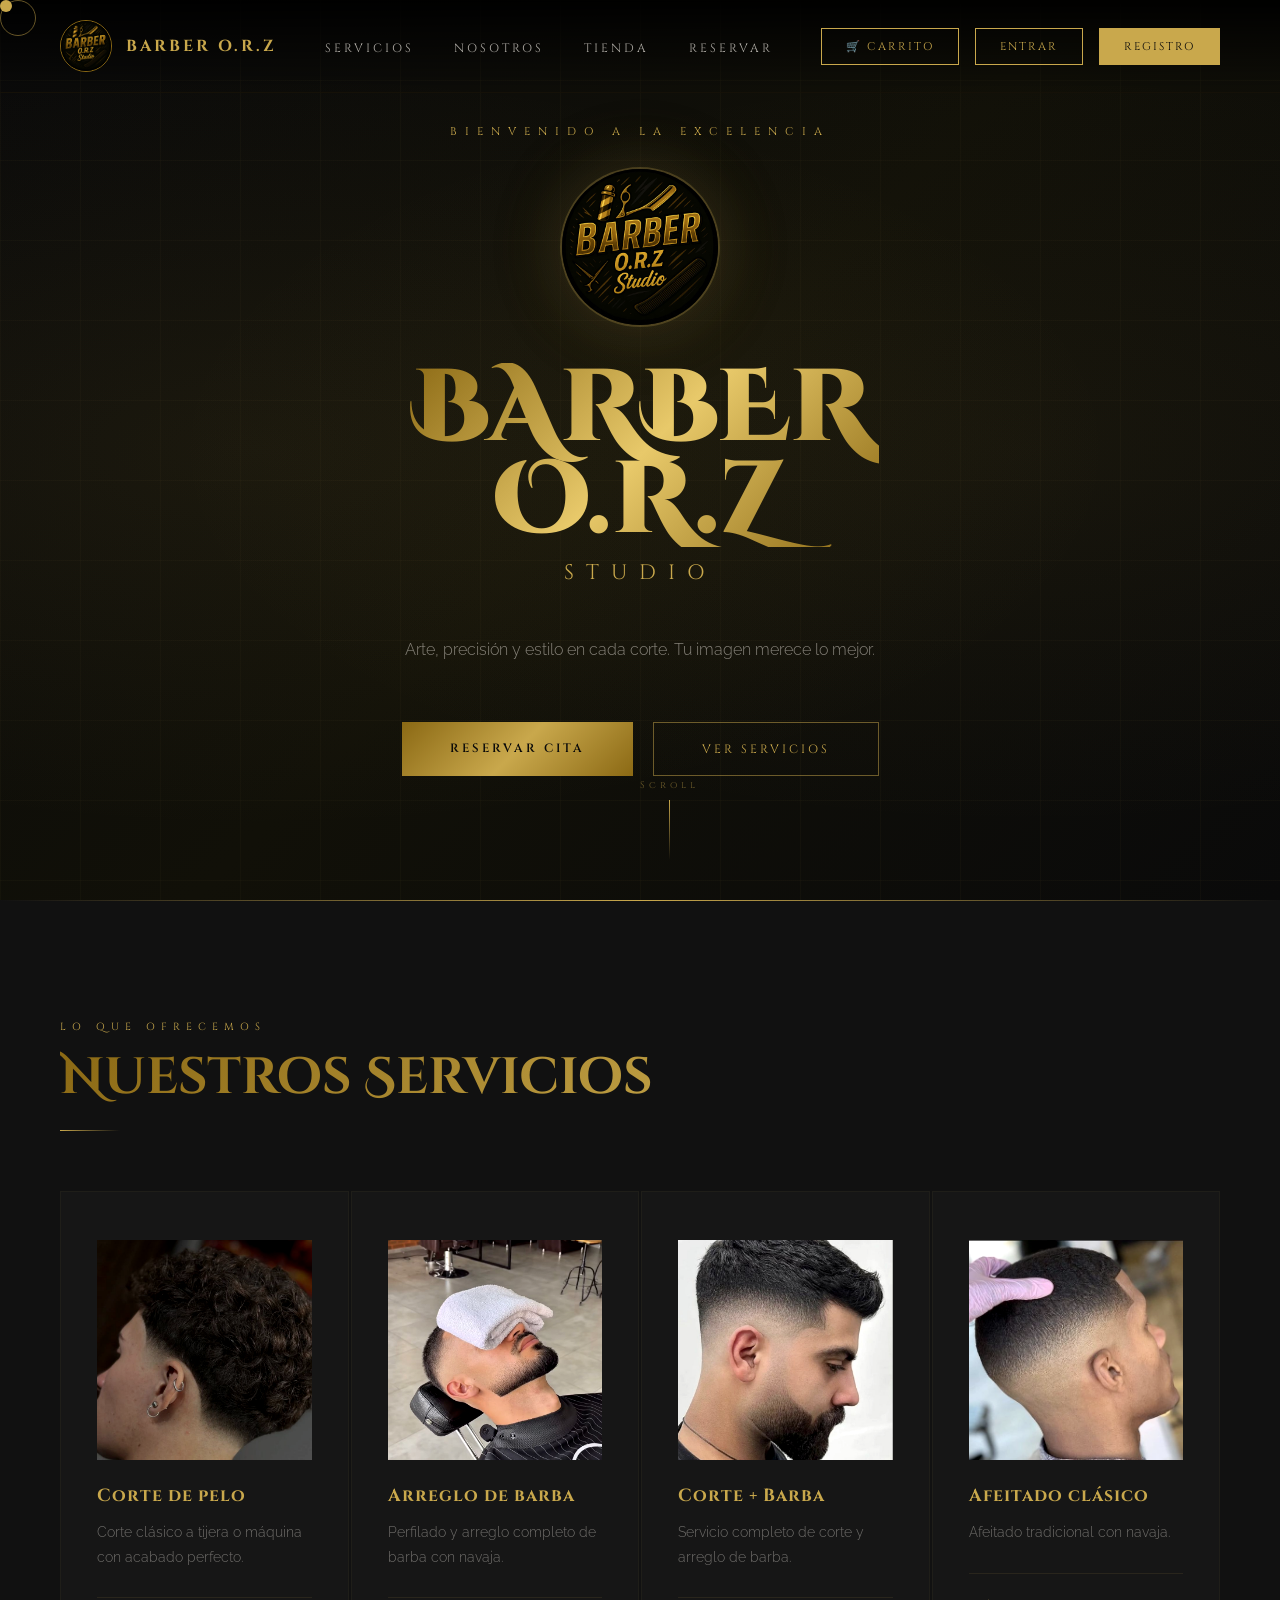
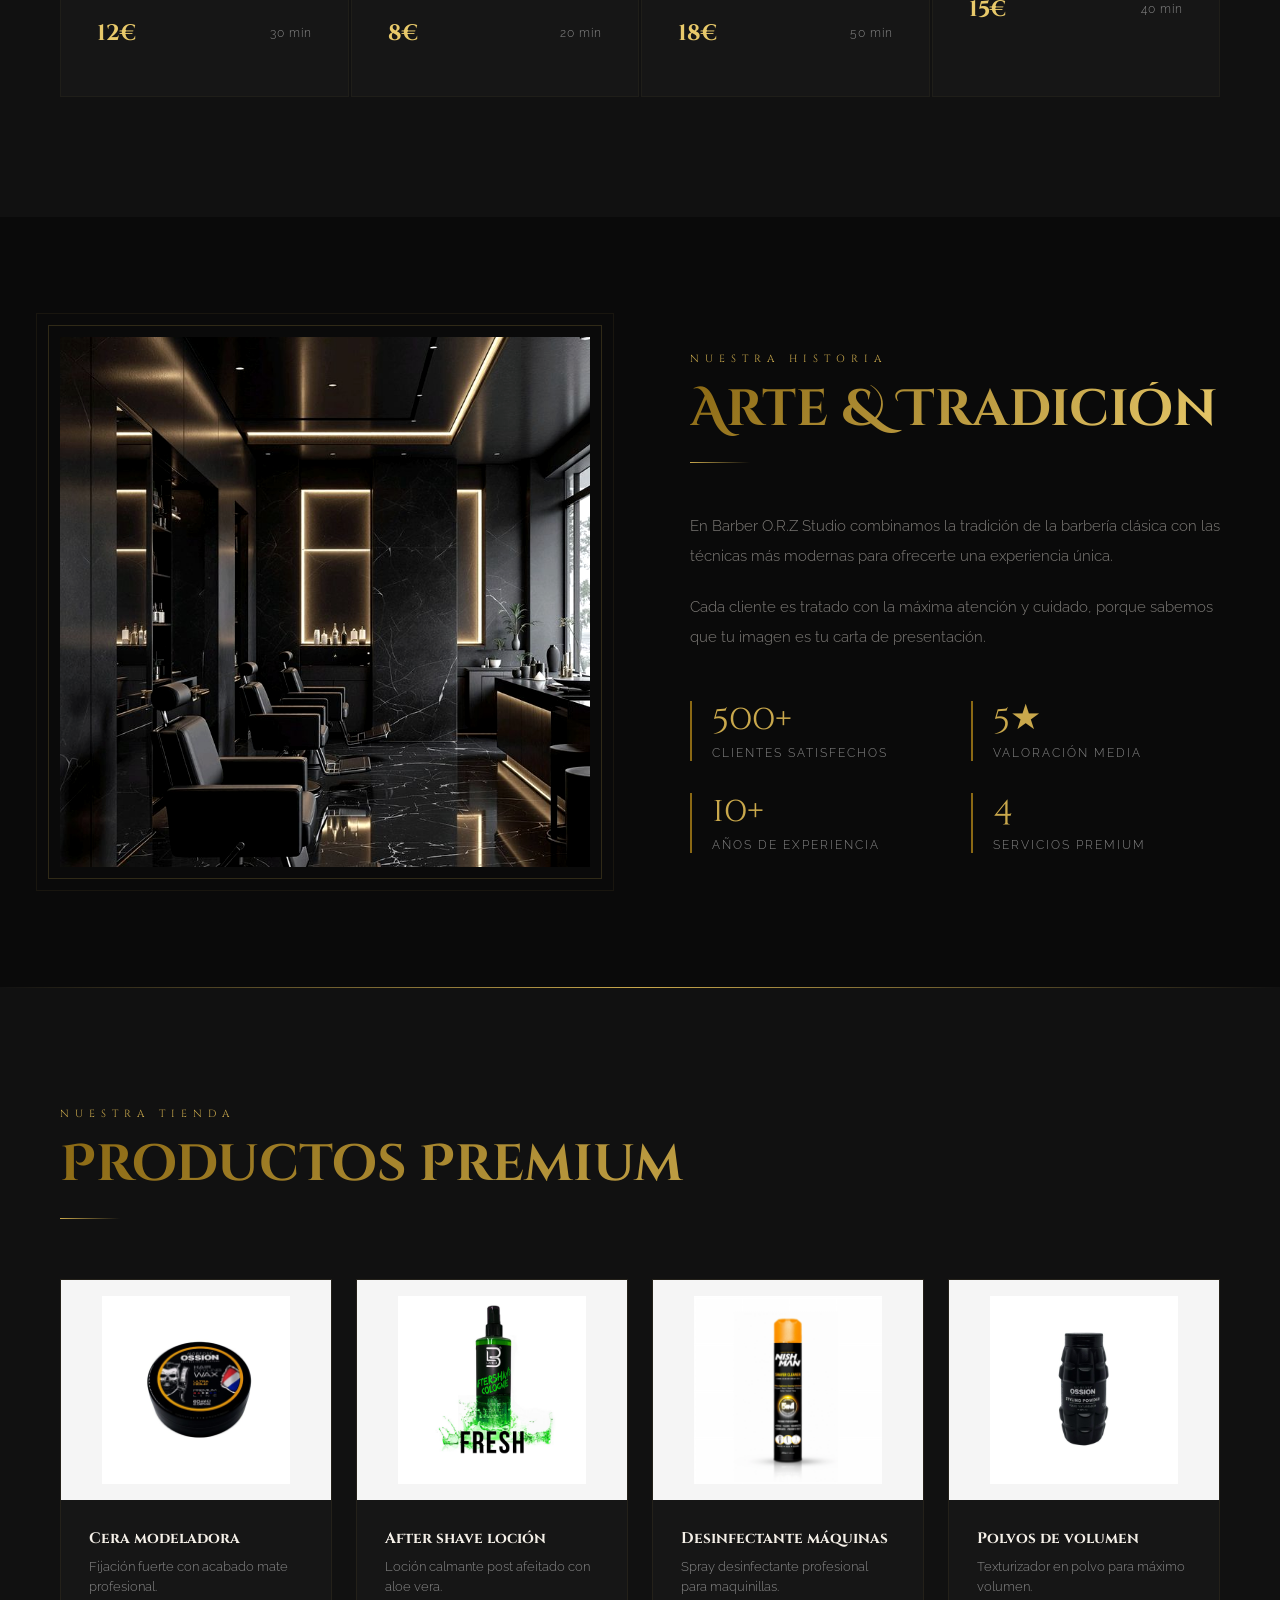
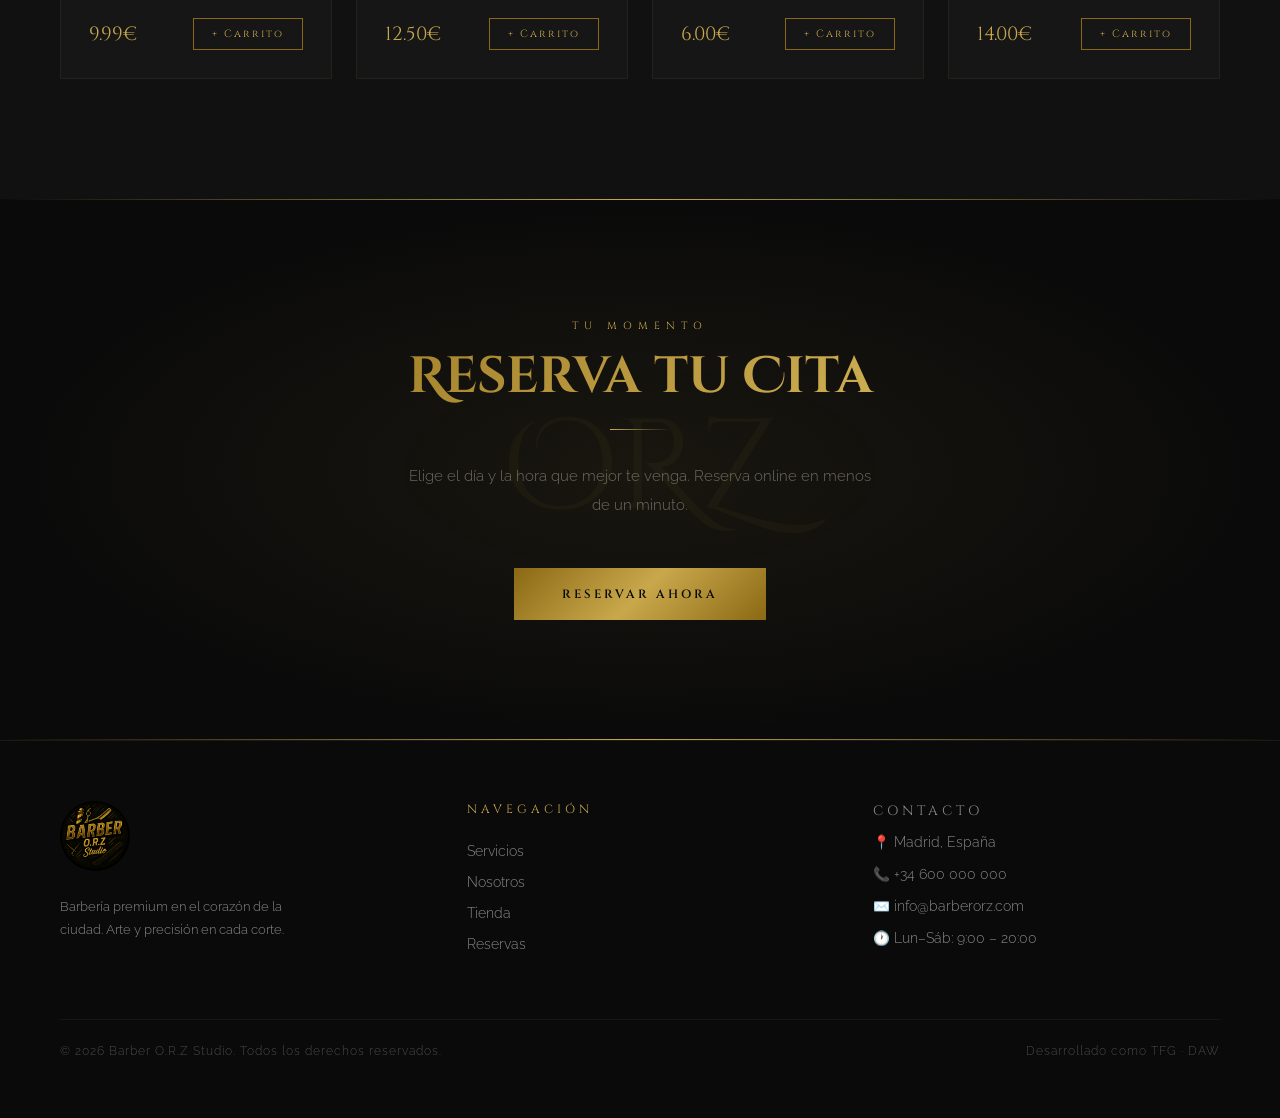
<file: frontend/pages/index.html>
<!DOCTYPE html>
<html lang="es">
<head>
    <meta charset="UTF-8">
    <meta name="viewport" content="width=device-width, initial-scale=1.0">
    <title>Barber O.R.Z Studio</title>
    <link href="https://fonts.googleapis.com/css2?family=Cinzel+Decorative:wght@700;900&family=Cinzel:wght@400;600;700&family=Raleway:wght@300;400;500&display=swap" rel="stylesheet">
    <link rel="stylesheet" href="../css/style.css">
    <link rel="icon" type="image/jpeg" href="../img/Barberia Logo.jpeg">
</head>
<body>

<!-- LOADER -->
<div id="loader">
    <img src="../img/Barberia Logo.jpeg" alt="Logo">
    <div class="loader-bar"></div>
</div>

<!-- CURSOR -->
<div class="cursor" id="cursor"></div>
<div class="cursor-ring" id="cursorRing"></div>

<!-- NAVBAR -->
<nav>
    <a href="#" class="nav-logo">
        <img src="../img/Barberia Logo.jpeg" alt="Barber ORZ">
        <span>Barber O.R.Z</span>
    </a>
    <ul class="nav-links">
        <li><a href="#servicios">Servicios</a></li>
        <li><a href="#nosotros">Nosotros</a></li>
        <li><a href="#productos">Tienda</a></li>
        <li><a href="#reserva">Reservar</a></li>
    </ul>
    <div class="nav-actions">
        <a href="carrito.html" class="btn-nav">🛒 Carrito</a>
        <a href="login.html" class="btn-nav">Entrar</a>
        <a href="registro.html" class="btn-nav filled">Registro</a>
    </div>
</nav>

<!-- HERO -->
<section class="hero">
    <div class="hero-bg"></div>
    <div class="hero-lines"></div>
    <div class="hero-content">
        <p class="hero-eyebrow">Bienvenido a la excelencia</p>
        <img src="../img/Barberia Logo.jpeg" alt="Logo" class="hero-logo">
        <h1 class="hero-title">BARBER<br>O.R.Z</h1>
        <p class="hero-subtitle">Studio</p>
        <p class="hero-desc">Arte, precisión y estilo en cada corte. Tu imagen merece lo mejor.</p>
        <div class="hero-btns">
            <a href="#reserva" class="btn-gold">Reservar cita</a>
            <a href="#servicios" class="btn-outline">Ver servicios</a>
        </div>
    </div>
    <div class="hero-scroll">
        <span>Scroll</span>
        <div class="scroll-line"></div>
    </div>
</section>

<!-- SERVICIOS -->
<section id="servicios">
    <span class="section-label">Lo que ofrecemos</span>
    <h2 class="section-title">Nuestros Servicios</h2>
    <div class="section-line"></div>
    <div class="servicios-grid" id="serviciosGrid">
        <div class="servicio-card">
            <img src="../img/tapper fade.jpg" alt="Corte de pelo" class="servicio-img">
            <h3 class="servicio-nombre">Corte de pelo</h3>
            <p class="servicio-desc">Corte clásico a tijera o máquina con acabado perfecto.</p>
            <div class="servicio-footer">
                <span class="servicio-precio">12€</span>
                <span class="servicio-duracion">30 min</span>
            </div>
        </div>
        <div class="servicio-card">
            <img src="../img/barba1.jpg" alt="Arreglo de barba" class="servicio-img">
            <h3 class="servicio-nombre">Arreglo de barba</h3>
            <p class="servicio-desc">Perfilado y arreglo completo de barba con navaja.</p>
            <div class="servicio-footer">
                <span class="servicio-precio">8€</span>
                <span class="servicio-duracion">20 min</span>
            </div>
        </div>
        <div class="servicio-card">
            <img src="../img/corte y barba.jpg" alt="Corte + Barba" class="servicio-img">
            <h3 class="servicio-nombre">Corte + Barba</h3>
            <p class="servicio-desc">Servicio completo de corte y arreglo de barba.</p>
            <div class="servicio-footer">
                <span class="servicio-precio">18€</span>
                <span class="servicio-duracion">50 min</span>
            </div>
        </div>
        <div class="servicio-card">
            <img src="../img/Buzz cut.jpg" alt="Afeitado clásico" class="servicio-img">
            <h3 class="servicio-nombre">Afeitado clásico</h3>
            <p class="servicio-desc">Afeitado tradicional con navaja.</p>
            <div class="servicio-footer">
                <span class="servicio-precio">15€</span>
                <span class="servicio-duracion">40 min</span>
            </div>
        </div>
    </div>
</section>

<!-- NOSOTROS -->
<section id="nosotros">
    <div class="about-image-wrap">
        <img src="../img/barberia dentro dorada.jpg" alt="Barber ORZ Studio" class="about-img">
    </div>
    <div>
        <span class="section-label">Nuestra historia</span>
        <h2 class="section-title">Arte & Tradición</h2>
        <div class="section-line"></div>
        <p style="color: rgba(245,240,232,0.5); line-height: 2; font-size: 0.95rem; margin-bottom: 20px;">
            En Barber O.R.Z Studio combinamos la tradición de la barbería clásica con las técnicas más modernas para ofrecerte una experiencia única.
        </p>
        <p style="color: rgba(245,240,232,0.5); line-height: 2; font-size: 0.95rem;">
            Cada cliente es tratado con la máxima atención y cuidado, porque sabemos que tu imagen es tu carta de presentación.
        </p>
        <div class="about-stats">
            <div class="stat">
                <span class="stat-num">500+</span>
                <span class="stat-label">Clientes satisfechos</span>
            </div>
            <div class="stat">
                <span class="stat-num">5★</span>
                <span class="stat-label">Valoración media</span>
            </div>
            <div class="stat">
                <span class="stat-num">10+</span>
                <span class="stat-label">Años de experiencia</span>
            </div>
            <div class="stat">
                <span class="stat-num">4</span>
                <span class="stat-label">Servicios premium</span>
            </div>
        </div>
    </div>
</section>

<!-- PRODUCTOS -->
<section id="productos">
    <span class="section-label">Nuestra tienda</span>
    <h2 class="section-title">Productos Premium</h2>
    <div class="section-line"></div>
    <div class="productos-grid">
        <div class="producto-card">
            <div class="producto-img">
                <img src="../img/cera (60ml).jpg" alt="Cera modeladora">
            </div>
            <div class="producto-info">
                <h3 class="producto-nombre">Cera modeladora</h3>
                <p class="producto-desc">Fijación fuerte con acabado mate profesional.</p>
                <div class="producto-footer">
                    <span class="producto-precio">9.99€</span>
                    <button class="btn-carrito" onclick="añadirCarrito(1, 'Cera modeladora', 9.99)">+ Carrito</button>
                </div>
            </div>
        </div>
        <div class="producto-card">
            <div class="producto-img">
                <img src="../img/after shave 400ml.jpg" alt="After shave">
            </div>
            <div class="producto-info">
                <h3 class="producto-nombre">After shave loción</h3>
                <p class="producto-desc">Loción calmante post afeitado con aloe vera.</p>
                <div class="producto-footer">
                    <span class="producto-precio">12.50€</span>
                    <button class="btn-carrito" onclick="añadirCarrito(2, 'After shave loción', 12.50)">+ Carrito</button>
                </div>
            </div>
        </div>
        <div class="producto-card">
            <div class="producto-img">
                <img src="../img/desinfectante 5 en 1 400ml.png" alt="Desinfectante">
            </div>
            <div class="producto-info">
                <h3 class="producto-nombre">Desinfectante máquinas</h3>
                <p class="producto-desc">Spray desinfectante profesional para maquinillas.</p>
                <div class="producto-footer">
                    <span class="producto-precio">6.00€</span>
                    <button class="btn-carrito" onclick="añadirCarrito(3, 'Desinfectante máquinas', 6.00)">+ Carrito</button>
                </div>
            </div>
        </div>
        <div class="producto-card">
            <div class="producto-img">
                <img src="../img/polvos volumen 20g.jpg" alt="Polvos de volumen">
            </div>
            <div class="producto-info">
                <h3 class="producto-nombre">Polvos de volumen</h3>
                <p class="producto-desc">Texturizador en polvo para máximo volumen.</p>
                <div class="producto-footer">
                    <span class="producto-precio">14.00€</span>
                    <button class="btn-carrito" onclick="añadirCarrito(4, 'Polvos de volumen', 14.00)">+ Carrito</button>
                </div>
            </div>
        </div>
    </div>
</section>

<!-- RESERVA CTA -->
<section id="reserva">
    <div class="reserva-ornament">ORZ</div>
    <span class="section-label">Tu momento</span>
    <h2 class="section-title">Reserva tu Cita</h2>
    <div class="section-line" style="margin: 0 auto 32px;"></div>
    <p style="color: rgba(245,240,232,0.4); max-width: 480px; margin: 0 auto 48px; line-height: 1.9; font-size: 0.95rem;">
        Elige el día y la hora que mejor te venga. Reserva online en menos de un minuto.
    </p>
    <a href="reservas.html" class="btn-gold">Reservar ahora</a>
</section>

<!-- FOOTER -->
<footer>
    <div class="footer-brand">
        <img src="../img/Barberia Logo.jpeg" alt="Logo">
        <p>Barbería premium en el corazón de la ciudad. Arte y precisión en cada corte.</p>
    </div>
    <div>
        <p class="footer-title">Navegación</p>
        <ul class="footer-links">
            <li><a href="#servicios">Servicios</a></li>
            <li><a href="#nosotros">Nosotros</a></li>
            <li><a href="#productos">Tienda</a></li>
            <li><a href="#reserva">Reservas</a></li>
        </ul>
    </div>
    <div class="footer-info">
        <p class="footer-title">Contacto</p>
        <p>📍 Madrid, España</p>
        <p>📞 +34 600 000 000</p>
        <p>✉️ info@barberorz.com</p>
        <p>🕐 Lun–Sáb: 9:00 – 20:00</p>
    </div>
    <div class="footer-bottom">
        <p>© 2026 Barber O.R.Z Studio. Todos los derechos reservados.</p>
        <p>Desarrollado como TFG · DAW</p>
    </div>
</footer>

<script src="../js/main.js"></script>

</body>
</html>
</file>
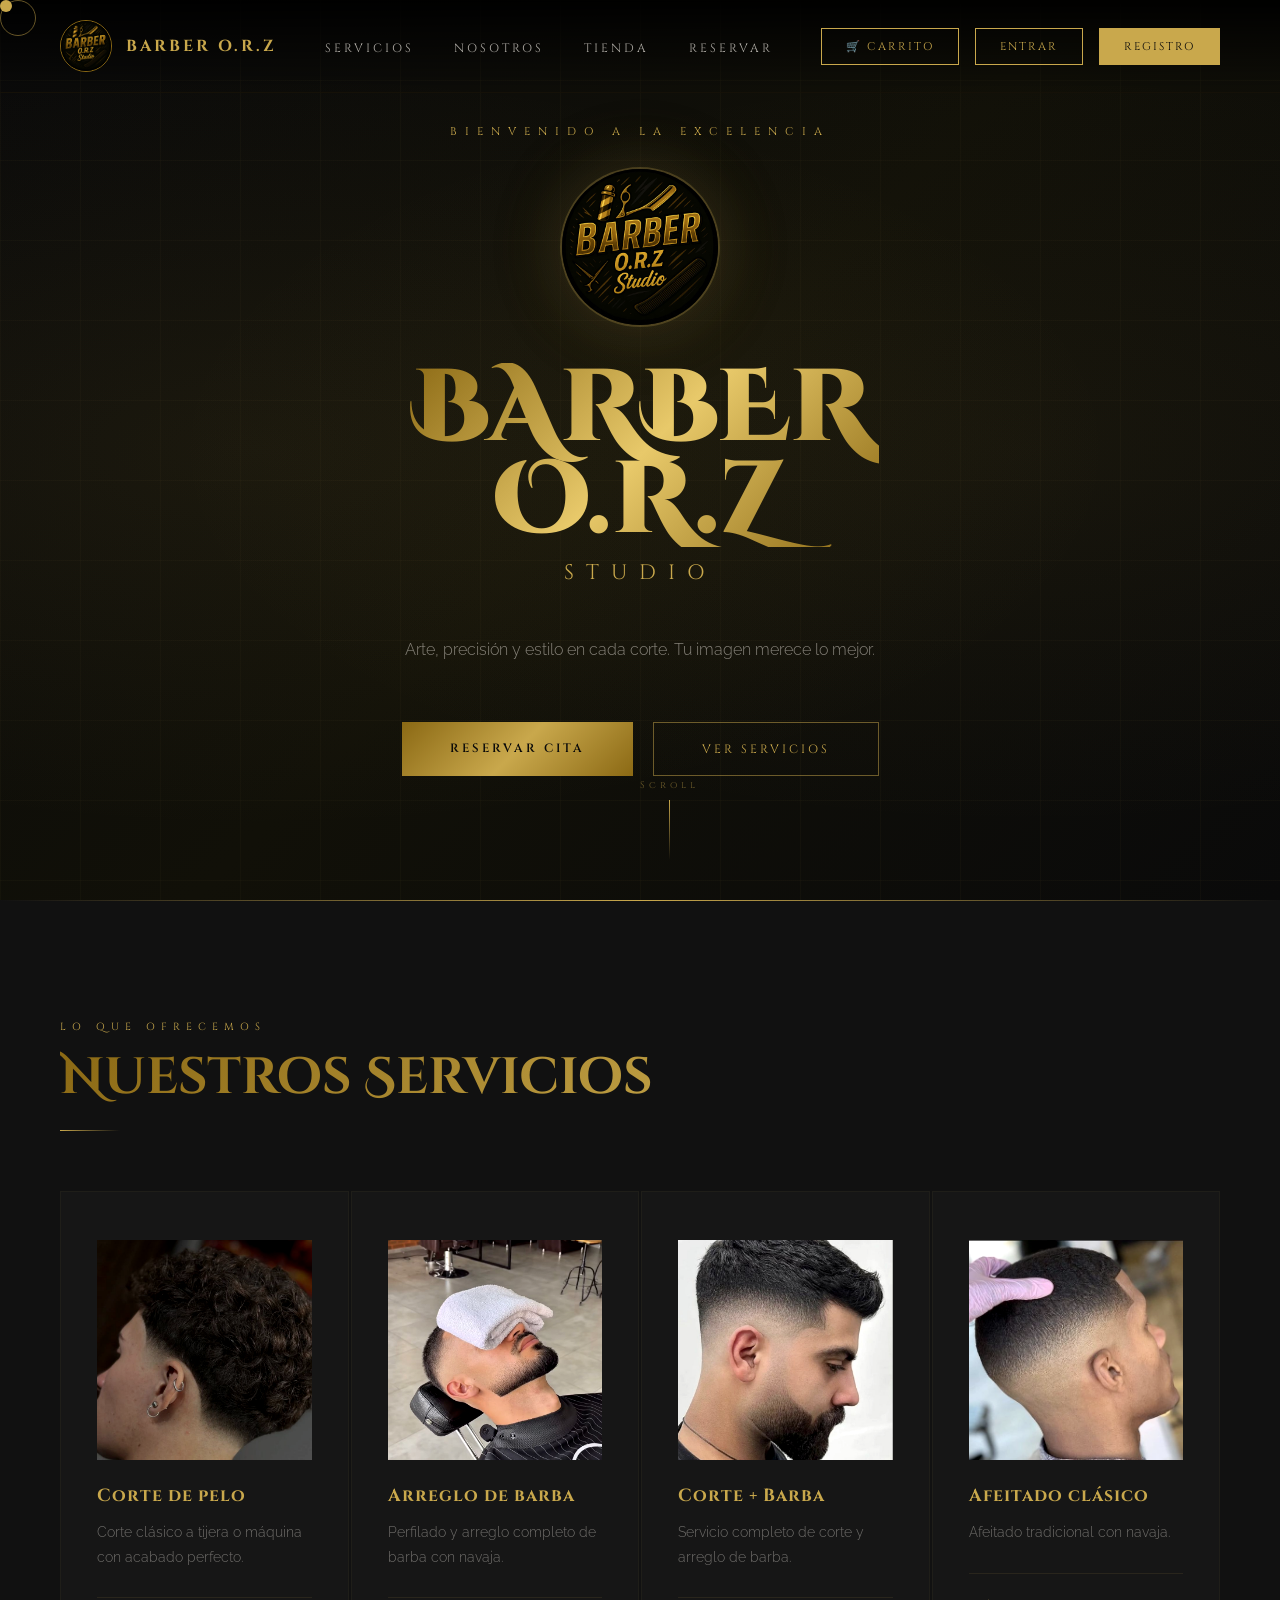
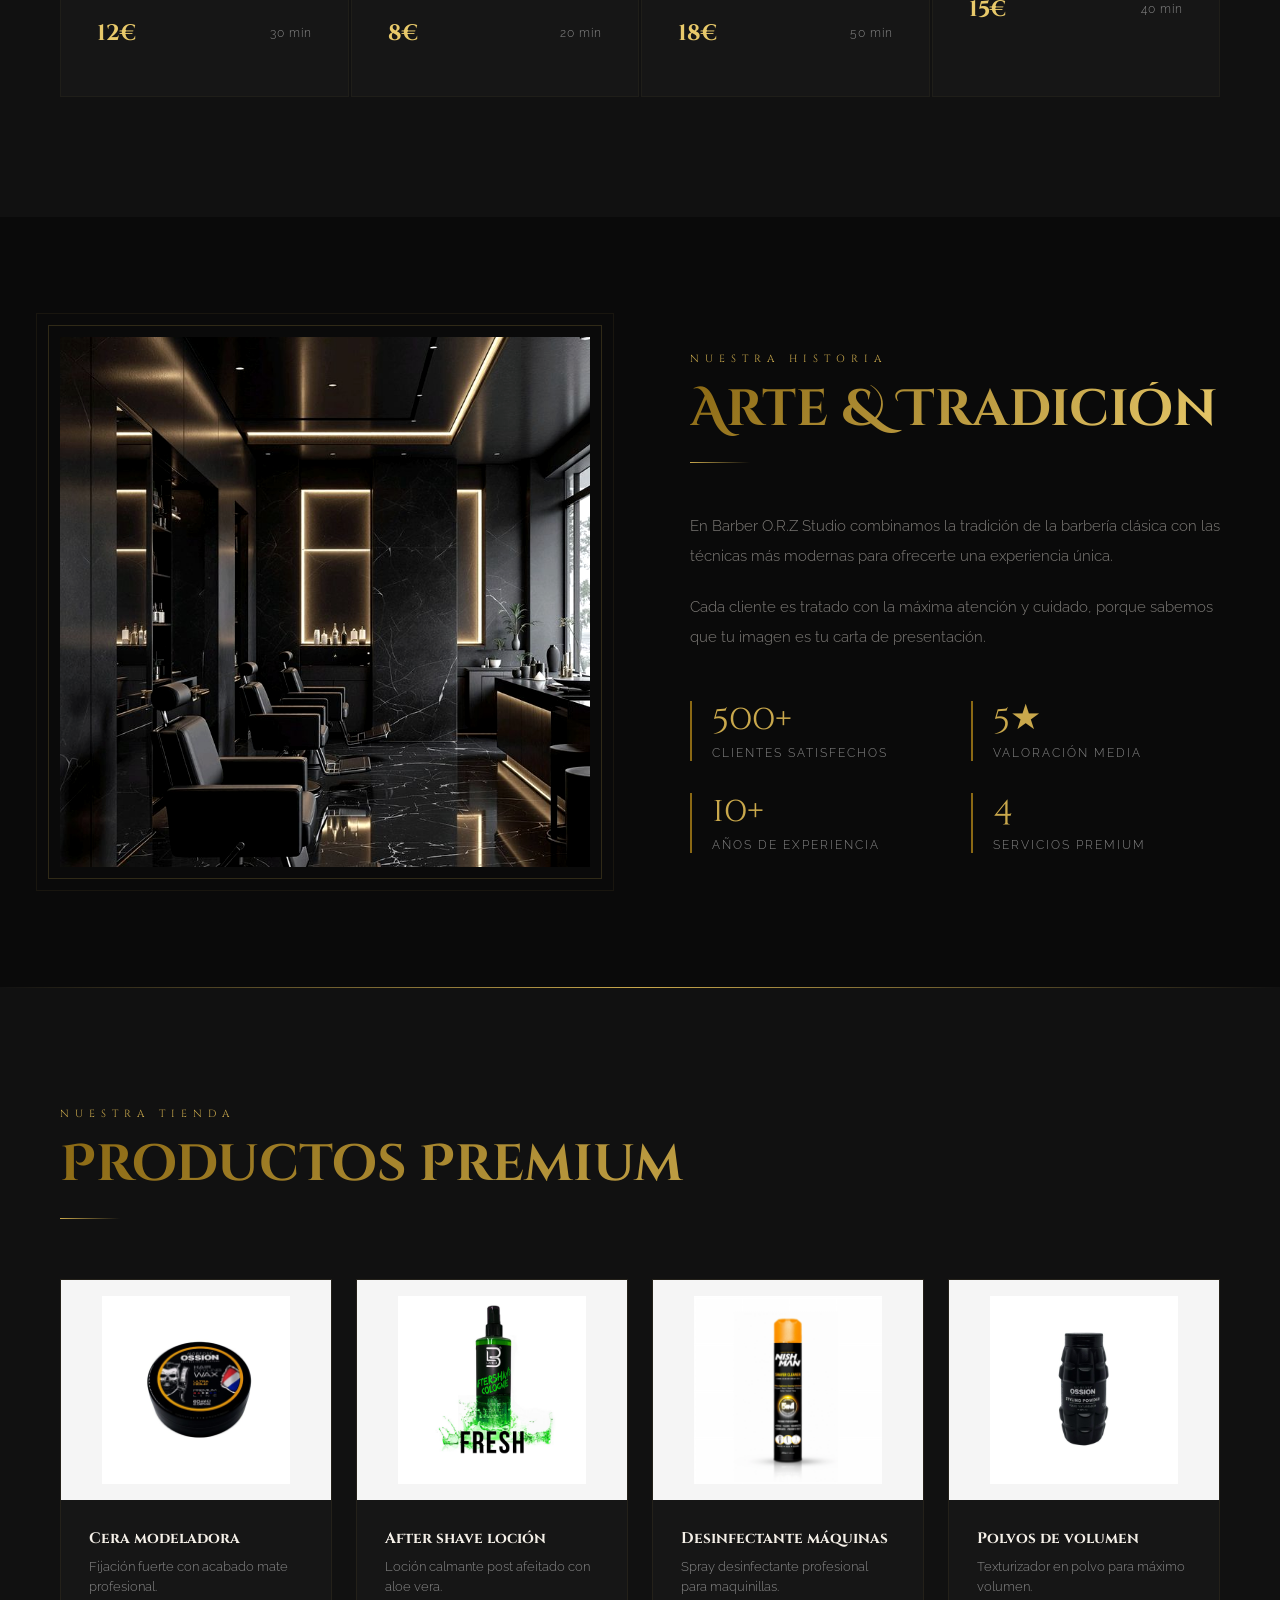
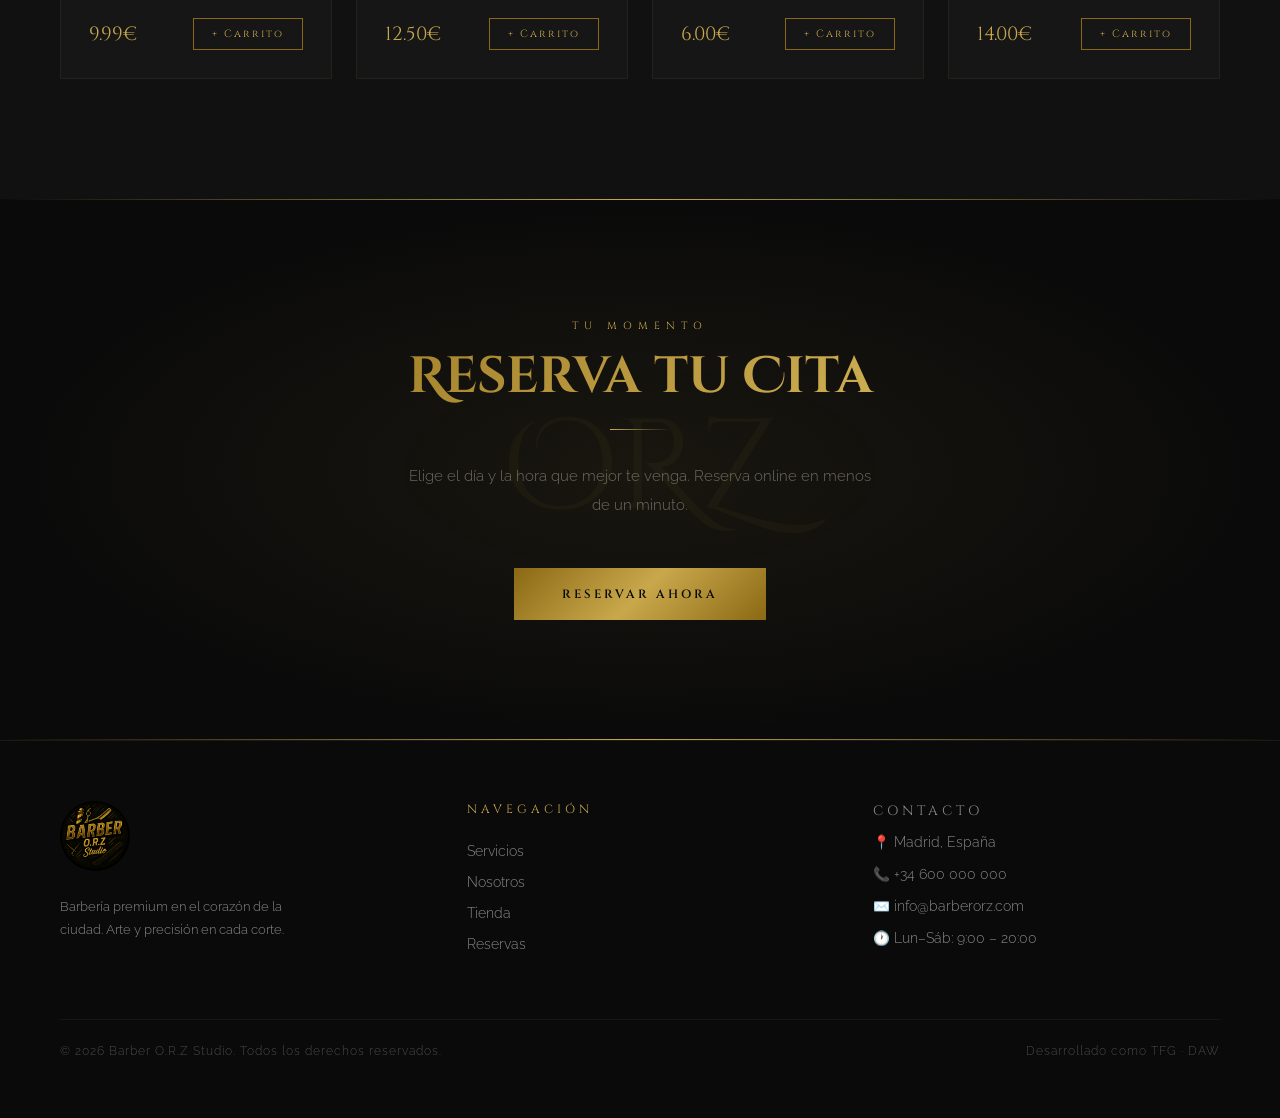
<file: frontend/pages/admin.html>
<!DOCTYPE html>
<html lang="es">
<head>
    <meta charset="UTF-8">
    <meta name="viewport" content="width=device-width, initial-scale=1.0">
    <title>Panel Admin · Barber O.R.Z Studio</title>
    <link rel="icon" type="image/jpeg" href="../img/Barberia Logo.jpeg">
    <link href="https://fonts.googleapis.com/css2?family=Cinzel+Decorative:wght@700;900&family=Cinzel:wght@400;600;700&family=Raleway:wght@300;400;500&display=swap" rel="stylesheet">
    <link rel="stylesheet" href="../css/admin.css">
</head>
<body>

<div class="bg"></div>
<div class="bg-grid"></div>

<!-- NAVBAR -->
<nav>
    <a href="index.html" class="nav-logo">
        <img src="../img/Barberia Logo.jpeg" alt="Logo">
        <span>Barber O.R.Z</span>
    </a>
    <span class="admin-badge">Panel Admin</span>
    <button class="btn-cerrar" id="btnCerrar">Cerrar sesión</button>
</nav>

<main>

    <!-- CABECERA -->
    <div class="page-header">
        <span class="section-label">Gestión</span>
        <h1 class="page-title">Panel de Administración</h1>
        <div class="section-line"></div>
    </div>

    <!-- STATS -->
    <div class="stats-grid">
        <div class="stat-card">
            <span class="stat-icon">✂️</span>
            <span class="stat-num" id="statCitas">–</span>
            <span class="stat-label">Citas totales</span>
        </div>
        <div class="stat-card">
            <span class="stat-icon">📦</span>
            <span class="stat-num" id="statPedidos">–</span>
            <span class="stat-label">Pedidos totales</span>
        </div>
        <div class="stat-card">
            <span class="stat-icon">🧴</span>
            <span class="stat-num" id="statProductos">–</span>
            <span class="stat-label">Productos activos</span>
        </div>
    </div>

    <!-- TABS -->
    <div class="tabs">
        <button class="tab active" onclick="cambiarTab('citas', this)">✂️ Citas</button>
        <button class="tab" onclick="cambiarTab('pedidos', this)">📦 Pedidos</button>
        <button class="tab" onclick="cambiarTab('productos', this)">🧴 Productos</button>
    </div>

    <!-- TAB: CITAS -->
    <div class="tab-content" id="tab-citas">
        <div class="tab-header">
            <h2 class="tab-title">Todas las Citas</h2>
            <select id="filtroCitas" onchange="cargarCitas()">
                <option value="">Todas</option>
                <option value="pendiente">Pendientes</option>
                <option value="confirmada">Confirmadas</option>
                <option value="completada">Completadas</option>
                <option value="cancelada">Canceladas</option>
            </select>
        </div>
        <div id="listaCitas"><div class="loading">Cargando...</div></div>
    </div>

    <!-- TAB: PEDIDOS -->
    <div class="tab-content hidden" id="tab-pedidos">
        <div class="tab-header">
            <h2 class="tab-title">Todos los Pedidos</h2>
        </div>
        <div id="listaPedidos"><div class="loading">Cargando...</div></div>
    </div>

    <!-- TAB: PRODUCTOS -->
    <div class="tab-content hidden" id="tab-productos">
        <div class="tab-header">
            <h2 class="tab-title">Productos</h2>
            <button class="btn-nuevo" onclick="abrirModalProducto()">+ Nuevo producto</button>
        </div>
        <div id="listaProductos"><div class="loading">Cargando...</div></div>
    </div>

</main>

<!-- MODAL PRODUCTO -->
<div class="modal-overlay hidden" id="modalOverlay">
    <div class="modal">
        <div class="corner corner-tl"></div>
        <div class="corner corner-tr"></div>
        <div class="corner corner-bl"></div>
        <div class="corner corner-br"></div>

        <h2 class="modal-title" id="modalTitle">Nuevo Producto</h2>

        <div class="form-group">
            <label>Nombre</label>
            <input type="text" id="prodNombre" placeholder="Nombre del producto">
        </div>
        <div class="form-group">
            <label>Descripción</label>
            <input type="text" id="prodDesc" placeholder="Descripción">
        </div>
        <div class="form-row">
            <div class="form-group">
                <label>Precio (€)</label>
                <input type="number" id="prodPrecio" placeholder="0.00" step="0.01">
            </div>
            <div class="form-group">
                <label>Stock</label>
                <input type="number" id="prodStock" placeholder="0">
            </div>
        </div>

        <div class="msg error"   id="modalError"></div>
        <div class="msg success" id="modalSuccess"></div>

        <div class="modal-btns">
            <button class="btn-cancelar-modal" onclick="cerrarModal()">Cancelar</button>
            <button class="btn-guardar" onclick="guardarProducto()">Guardar</button>
        </div>
    </div>
</div>

<script src="../js/admin.js"></script>
</body>
</html>
</file>
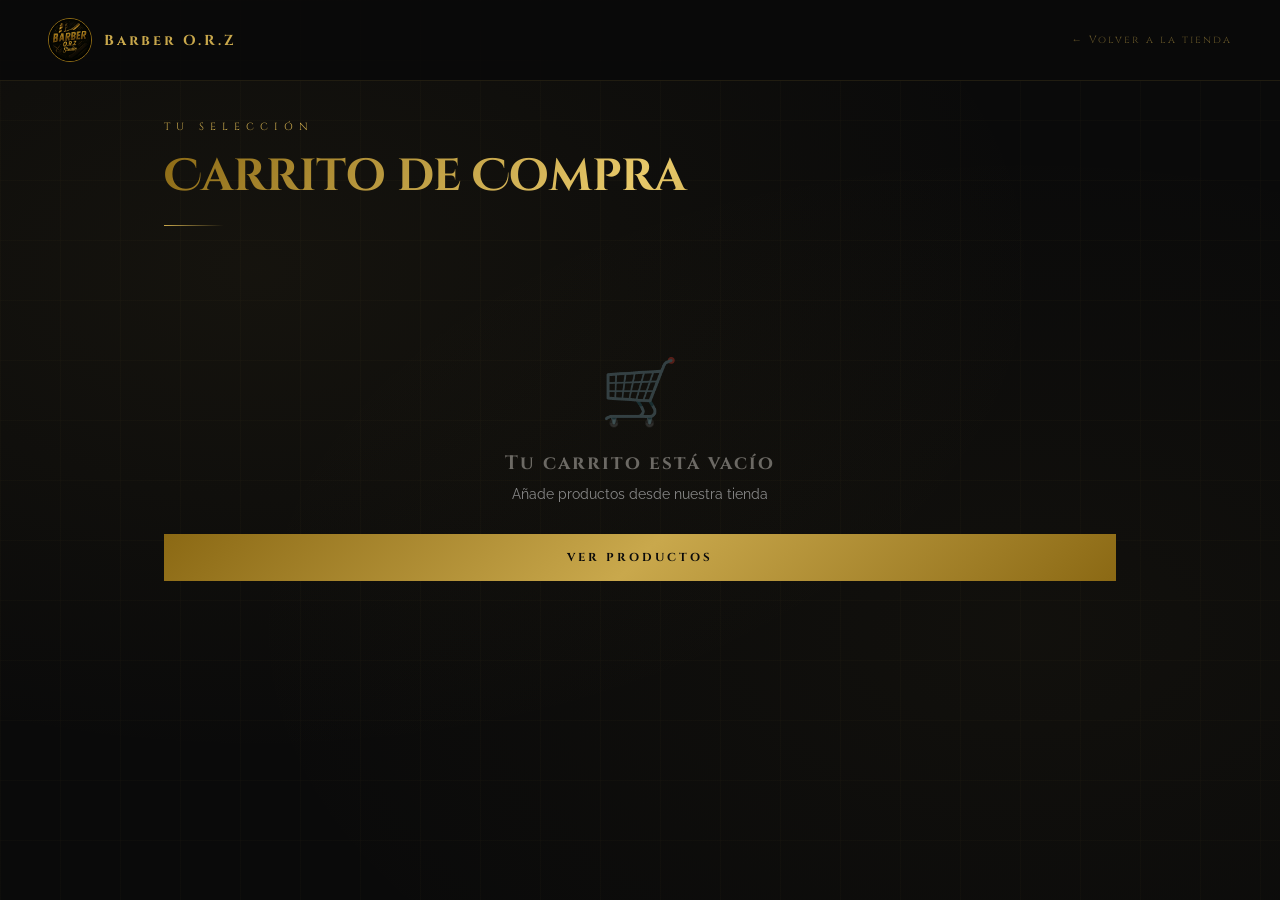
<file: frontend/pages/carrito.html>
<!DOCTYPE html>
<html lang="es">
<head>
    <meta charset="UTF-8">
    <meta name="viewport" content="width=device-width, initial-scale=1.0">
    <title>Carrito · Barber O.R.Z Studio</title>
    <link rel="icon" type="image/jpeg" href="../img/Barberia Logo.jpeg">
    <link href="https://fonts.googleapis.com/css2?family=Cinzel+Decorative:wght@700;900&family=Cinzel:wght@400;600;700&family=Raleway:wght@300;400;500&display=swap" rel="stylesheet">
    <link rel="stylesheet" href="../css/carrito.css">
</head>
<body>

<div class="bg"></div>
<div class="bg-grid"></div>

<!-- NAVBAR -->
<nav>
    <a href="index.html" class="nav-logo">
        <img src="../img/Barberia Logo.jpeg" alt="Logo">
        <span>Barber O.R.Z</span>
    </a>
    <a href="index.html" class="back-link">← Volver a la tienda</a>
</nav>

<main>
    <!-- CABECERA -->
    <div class="page-header">
        <span class="section-label">Tu selección</span>
        <h1 class="page-title">Carrito de Compra</h1>
        <div class="section-line"></div>
    </div>

    <!-- CONTENIDO -->
    <div class="carrito-layout">

        <!-- LISTA DE PRODUCTOS -->
        <div class="carrito-items" id="carritoItems">
            <!-- Se rellena con JS -->
        </div>

        <!-- RESUMEN LATERAL -->
        <div class="carrito-resumen">
            <div class="corner corner-tl"></div>
            <div class="corner corner-tr"></div>
            <div class="corner corner-bl"></div>
            <div class="corner corner-br"></div>

            <h2 class="resumen-title">Resumen</h2>

            <div class="resumen-row">
                <span>Productos</span>
                <span id="resumenCantidad">0</span>
            </div>
            <div class="resumen-row">
                <span>Subtotal</span>
                <span id="resumenSubtotal">0.00€</span>
            </div>
            <div class="resumen-row resumen-total">
                <span>Total</span>
                <span id="resumenTotal">0.00€</span>
            </div>

            <div class="msg error"   id="errorMsg"></div>
            <div class="msg success" id="successMsg"></div>

            <button class="btn-comprar" id="btnComprar">Finalizar compra</button>
            <a href="index.html#productos" class="btn-seguir">← Seguir comprando</a>
        </div>

    </div>

    <!-- CARRITO VACÍO -->
    <div class="carrito-vacio hidden" id="carritoVacio">
        <span class="vacio-icon">🛒</span>
        <h2>Tu carrito está vacío</h2>
        <p>Añade productos desde nuestra tienda</p>
        <a href="index.html#productos" class="btn-comprar">Ver productos</a>
    </div>

</main>

<script src="../js/carrito.js"></script>
</body>
</html>
</file>
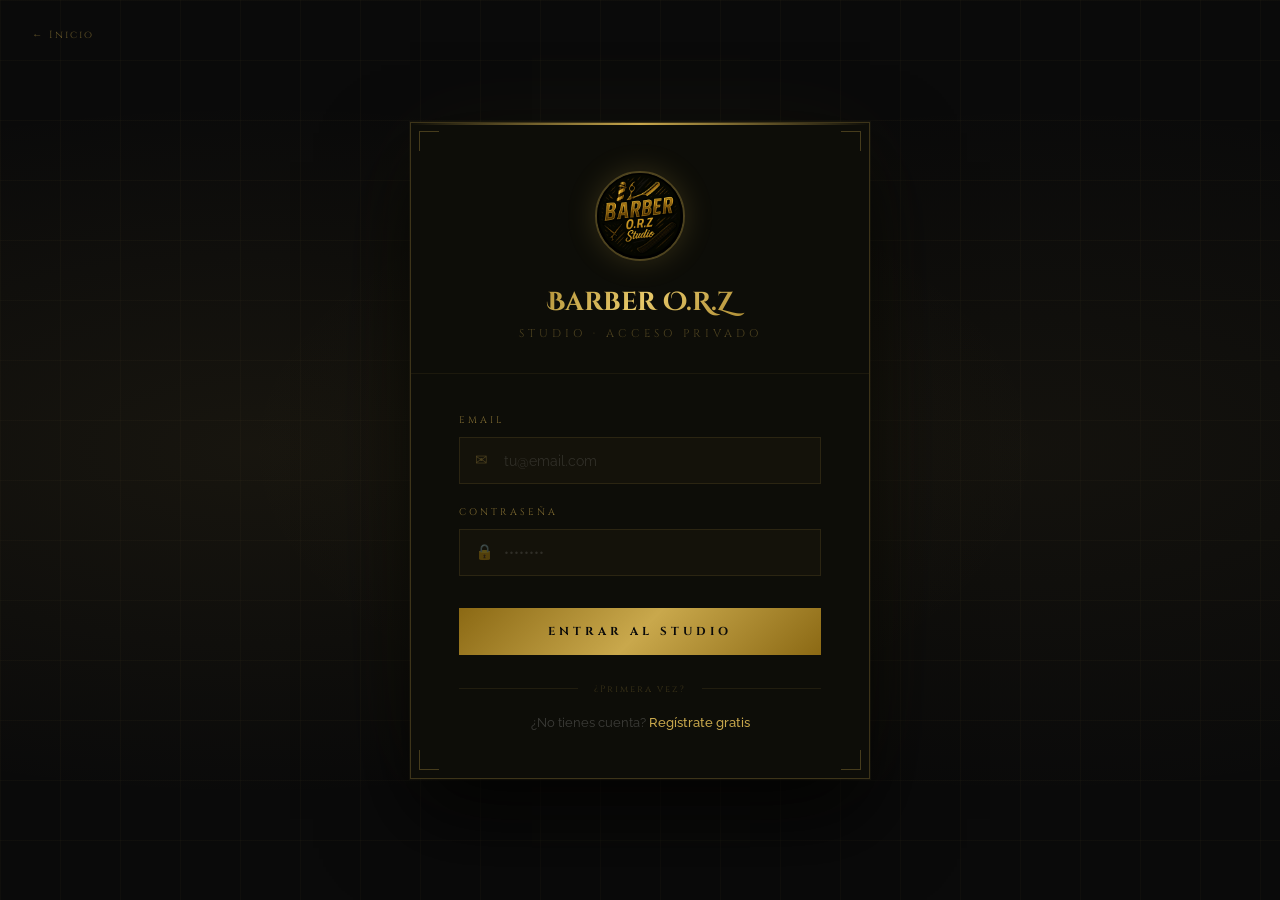
<file: frontend/pages/login.html>
<!DOCTYPE html>
<html lang="es">
<head>
    <meta charset="UTF-8">
    <meta name="viewport" content="width=device-width, initial-scale=1.0">
    <title>Iniciar Sesión · Barber O.R.Z Studio</title>
    <link rel="icon" type="image/jpeg" href="../img/Barberia Logo.jpeg">
    <link href="https://fonts.googleapis.com/css2?family=Cinzel+Decorative:wght@700;900&family=Cinzel:wght@400;600;700&family=Raleway:wght@300;400;500&display=swap" rel="stylesheet">
    <link rel="stylesheet" href="../css/login.css">
</head>
<body>

<div class="bg"></div>
<div class="bg-grid"></div>

<a href="index.html" class="back-link">← Inicio</a>

<div class="card">
    <div class="corner corner-tl"></div>
    <div class="corner corner-tr"></div>
    <div class="corner corner-bl"></div>
    <div class="corner corner-br"></div>

    <div class="card-header">
        <img src="../img/Barberia Logo.jpeg" alt="Logo">
        <h1>Barber O.R.Z</h1>
        <p>Studio · Acceso privado</p>
    </div>

    <div class="card-body">
        <div class="msg error"   id="errorMsg"></div>
        <div class="msg success" id="successMsg"></div>

        <div class="form-group">
            <label>Email</label>
            <div class="input-wrap">
                <span>✉</span>
                <input type="email" id="email" placeholder="tu@email.com">
            </div>
        </div>

        <div class="form-group">
            <label>Contraseña</label>
            <div class="input-wrap">
                <span>🔒</span>
                <input type="password" id="password" placeholder="••••••••">
            </div>
        </div>

        <button class="btn-login" id="btnLogin">Entrar al Studio</button>

        <div class="divider"><span>¿Primera vez?</span></div>

        <div class="card-footer">
            ¿No tienes cuenta? <a href="registro.html">Regístrate gratis</a>
        </div>
    </div>
</div>

<script src="../js/login.js"></script>
</body>
</html>
</file>
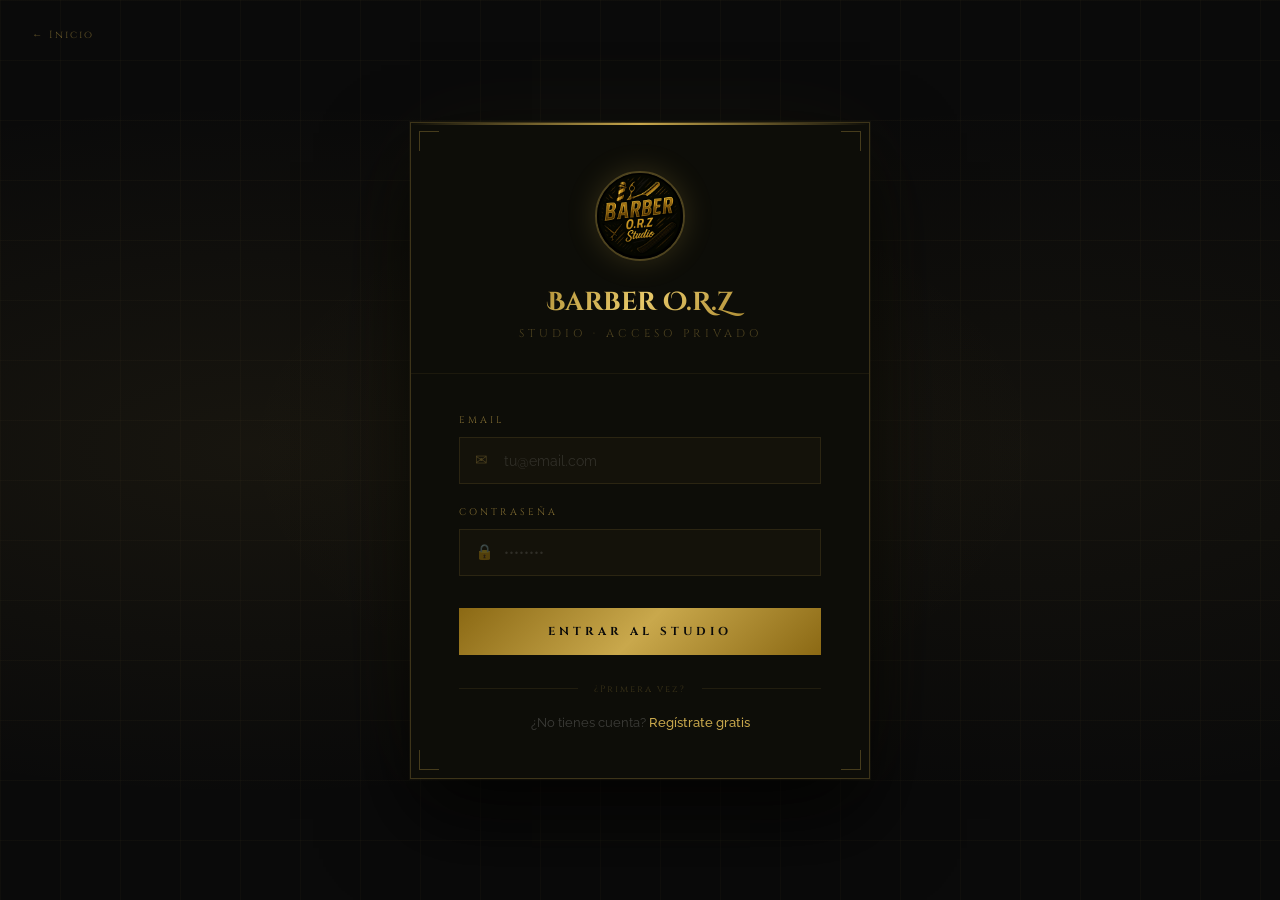
<file: frontend/pages/perfil.html>
<!DOCTYPE html>
<html lang="es">
<head>
    <meta charset="UTF-8">
    <meta name="viewport" content="width=device-width, initial-scale=1.0">
    <title>Mi Cuenta · Barber O.R.Z Studio</title>
    <link rel="icon" type="image/jpeg" href="../img/Barberia Logo.jpeg">
    <link href="https://fonts.googleapis.com/css2?family=Cinzel+Decorative:wght@700;900&family=Cinzel:wght@400;600;700&family=Raleway:wght@300;400;500&display=swap" rel="stylesheet">
    <link rel="stylesheet" href="../css/perfil.css">
</head>
<body>

<div class="bg"></div>
<div class="bg-grid"></div>

<!-- NAVBAR -->
<nav>
    <a href="index.html" class="nav-logo">
        <img src="../img/Barberia Logo.jpeg" alt="Logo">
        <span>Barber O.R.Z</span>
    </a>
    <a href="index.html" class="back-link">← Volver al inicio</a>
</nav>

<main>

    <!-- CABECERA PERFIL -->
    <div class="perfil-header">
        <div class="perfil-avatar">👤</div>
        <div class="perfil-info">
            <span class="section-label">Mi cuenta</span>
            <h1 class="perfil-nombre" id="perfilNombre">Cargando...</h1>
            <p class="perfil-email" id="perfilEmail"></p>
        </div>
        <button class="btn-cerrar" id="btnCerrar">Cerrar sesión</button>
    </div>

    <!-- TABS -->
    <div class="tabs">
        <button class="tab active" onclick="cambiarTab('citas', this)">✂️ Mis Citas</button>
        <button class="tab" onclick="cambiarTab('pedidos', this)">📦 Mis Pedidos</button>
    </div>

    <!-- TAB: CITAS -->
    <div class="tab-content" id="tab-citas">
        <div class="tab-header">
            <h2 class="tab-title">Mis Citas</h2>
            <a href="reservas.html" class="btn-nuevo">+ Nueva cita</a>
        </div>
        <div id="listaCitas">
            <div class="loading">Cargando citas...</div>
        </div>
    </div>

    <!-- TAB: PEDIDOS -->
    <div class="tab-content hidden" id="tab-pedidos">
        <div class="tab-header">
            <h2 class="tab-title">Mis Pedidos</h2>
            <a href="index.html#productos" class="btn-nuevo">+ Comprar más</a>
        </div>
        <div id="listaPedidos">
            <div class="loading">Cargando pedidos...</div>
        </div>
    </div>

</main>

<script src="../js/perfil.js"></script>
</body>
</html>
</file>
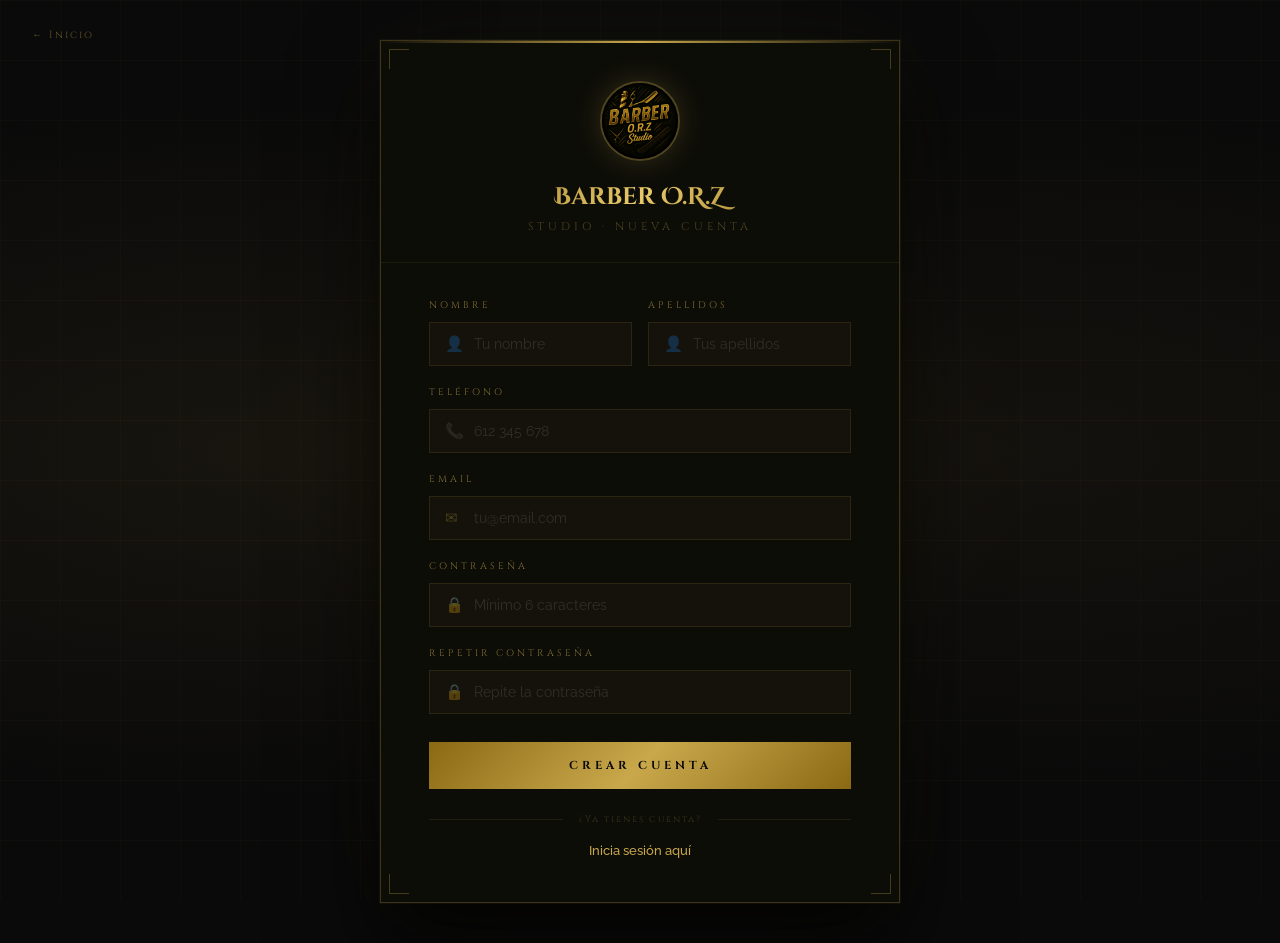
<file: frontend/pages/registro.html>
<!DOCTYPE html>
<html lang="es">
<head>
    <meta charset="UTF-8">
    <meta name="viewport" content="width=device-width, initial-scale=1.0">
    <title>Registro · Barber O.R.Z Studio</title>
    <link rel="icon" type="image/jpeg" href="../img/Barberia_Logo.jpeg">
    <link href="https://fonts.googleapis.com/css2?family=Cinzel+Decorative:wght@700;900&family=Cinzel:wght@400;600;700&family=Raleway:wght@300;400;500&display=swap" rel="stylesheet">
    <link rel="stylesheet" href="../css/registro.css">
</head>
<body>

<div class="bg"></div>
<div class="bg-grid"></div>

<a href="index.html" class="back-link">← Inicio</a>

<div class="card">
    <div class="corner corner-tl"></div>
    <div class="corner corner-tr"></div>
    <div class="corner corner-bl"></div>
    <div class="corner corner-br"></div>

    <div class="card-header">
        <img src="../img/Barberia Logo.jpeg" alt="Logo">
        <h1>Barber O.R.Z</h1>
        <p>Studio · Nueva cuenta</p>
    </div>

    <div class="card-body">
        <div class="msg error"   id="errorMsg"></div>
        <div class="msg success" id="successMsg"></div>

        <div class="form-row">
            <div class="form-group">
                <label>Nombre</label>
                <div class="input-wrap">
                    <span>👤</span>
                    <input type="text" id="nombre" placeholder="Tu nombre">
                </div>
            </div>
            <div class="form-group">
                <label>Apellidos</label>
                <div class="input-wrap">
                    <span>👤</span>
                    <input type="text" id="apellidos" placeholder="Tus apellidos">
                </div>
            </div>
        </div>

        <div class="form-group">
            <label>Teléfono</label>
            <div class="input-wrap">
                <span>📞</span>
                <input type="tel" id="telefono" placeholder="612 345 678">
            </div>
        </div>

        <div class="form-group">
            <label>Email</label>
            <div class="input-wrap">
                <span>✉</span>
                <input type="email" id="email" placeholder="tu@email.com">
            </div>
        </div>

        <div class="form-group">
            <label>Contraseña</label>
            <div class="input-wrap">
                <span>🔒</span>
                <input type="password" id="password" placeholder="Mínimo 6 caracteres">
            </div>
        </div>

        <div class="form-group">
            <label>Repetir contraseña</label>
            <div class="input-wrap">
                <span>🔒</span>
                <input type="password" id="password2" placeholder="Repite la contraseña">
            </div>
        </div>

        <button class="btn-registro" id="btnRegistro">Crear cuenta</button>

        <div class="divider"><span>¿Ya tienes cuenta?</span></div>

        <div class="card-footer">
            <a href="login.html">Inicia sesión aquí</a>
        </div>
    </div>
</div>

<script src="../js/registro.js"></script>
</body>
</html>
</file>
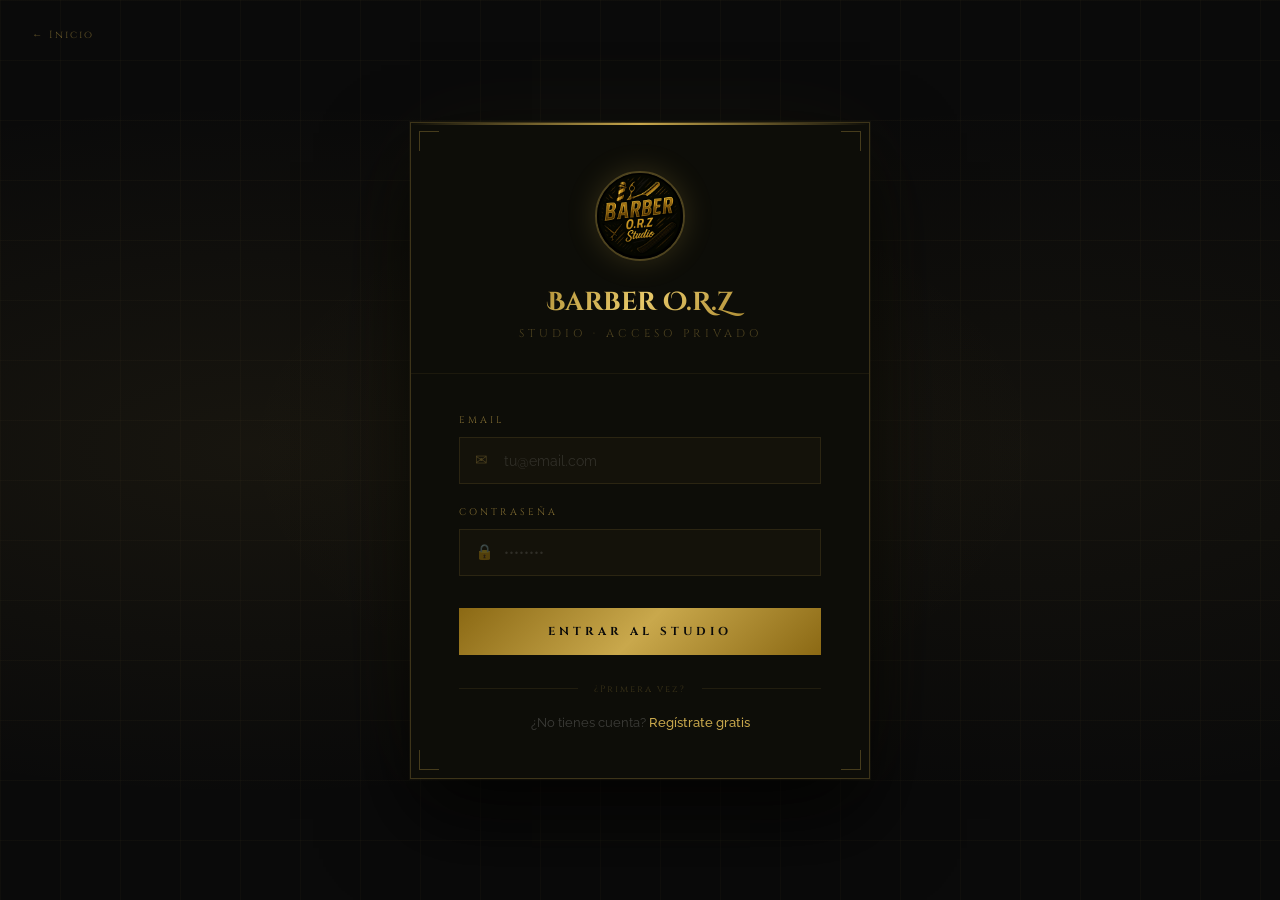
<file: frontend/pages/reservas.html>
<!DOCTYPE html>
<html lang="es">
<head>
    <meta charset="UTF-8">
    <meta name="viewport" content="width=device-width, initial-scale=1.0">
    <title>Reservar Cita · Barber O.R.Z Studio</title>
    <link rel="icon" type="image/jpeg" href="../img/Barberia Logo.jpeg">
    <link href="https://fonts.googleapis.com/css2?family=Cinzel+Decorative:wght@700;900&family=Cinzel:wght@400;600;700&family=Raleway:wght@300;400;500&display=swap" rel="stylesheet">
    <link rel="stylesheet" href="../css/reservas.css">
</head>
<body>

<div class="bg"></div>
<div class="bg-grid"></div>

<!-- NAVBAR -->
<nav>
    <a href="index.html" class="nav-logo">
        <img src="../img/Barberia Logo.jpeg" alt="Logo">
        <span>Barber O.R.Z</span>
    </a>
    <a href="index.html" class="back-link">← Volver al inicio</a>
</nav>

<!-- CONTENIDO PRINCIPAL -->
<main>

    <!-- CABECERA -->
    <div class="page-header">
        <span class="section-label">Tu momento</span>
        <h1 class="page-title">Reservar Cita</h1>
        <div class="section-line"></div>
        <p class="page-desc">Elige el servicio, el día y la hora que mejor te venga.</p>
    </div>

    <!-- PASOS -->
    <div class="steps">
        <div class="step active" id="step1-indicator">
            <div class="step-num">1</div>
            <span>Servicio</span>
        </div>
        <div class="step-line"></div>
        <div class="step" id="step2-indicator">
            <div class="step-num">2</div>
            <span>Fecha y hora</span>
        </div>
        <div class="step-line"></div>
        <div class="step" id="step3-indicator">
            <div class="step-num">3</div>
            <span>Confirmar</span>
        </div>
    </div>

    <!-- PASO 1: ELEGIR SERVICIO -->
    <div class="step-content" id="step1">
        <h2 class="step-title">¿Qué servicio quieres?</h2>
        <div class="servicios-grid" id="serviciosGrid">
            <!-- Se cargan desde la API -->
        </div>
    </div>

    <!-- PASO 2: ELEGIR FECHA Y HORA -->
    <div class="step-content hidden" id="step2">
        <h2 class="step-title">¿Cuándo quieres venir?</h2>
        <div class="datetime-grid">
            <div class="fecha-wrap">
                <label>Selecciona el día</label>
                <input type="date" id="fechaCita">
            </div>
            <div class="horas-wrap">
                <label>Selecciona la hora</label>
                <div class="horas-grid" id="horasGrid">
                    <!-- Se generan dinámicamente -->
                </div>
            </div>
        </div>
        <div class="step-btns">
            <button class="btn-back" id="btnBack1">← Volver</button>
            <button class="btn-next" id="btnNext2" disabled>Siguiente →</button>
        </div>
    </div>

    <!-- PASO 3: CONFIRMAR -->
    <div class="step-content hidden" id="step3">
        <h2 class="step-title">Confirma tu reserva</h2>
        <div class="resumen-card">
            <div class="corner corner-tl"></div>
            <div class="corner corner-tr"></div>
            <div class="corner corner-bl"></div>
            <div class="corner corner-br"></div>
            <div class="resumen-row">
                <span class="resumen-label">Servicio</span>
                <span class="resumen-valor" id="resumenServicio">-</span>
            </div>
            <div class="resumen-row">
                <span class="resumen-label">Fecha</span>
                <span class="resumen-valor" id="resumenFecha">-</span>
            </div>
            <div class="resumen-row">
                <span class="resumen-label">Hora</span>
                <span class="resumen-valor" id="resumenHora">-</span>
            </div>
            <div class="resumen-row">
                <span class="resumen-label">Duración</span>
                <span class="resumen-valor" id="resumenDuracion">-</span>
            </div>
            <div class="resumen-row resumen-total">
                <span class="resumen-label">Precio</span>
                <span class="resumen-valor" id="resumenPrecio">-</span>
            </div>
        </div>

        <div class="msg error"   id="errorMsg"></div>
        <div class="msg success" id="successMsg"></div>

        <div class="step-btns">
            <button class="btn-back" id="btnBack2">← Volver</button>
            <button class="btn-confirmar" id="btnConfirmar">✓ Confirmar cita</button>
        </div>
    </div>

</main>

<script src="../js/reservas.js"></script>
</body>
</html>
</file>
<file: frontend/css/style.css>
/* frontend/css/style.css */

:root {
    --gold:        #c9a84c;
    --gold-light:  #e8c96a;
    --gold-dark:   #8b6914;
    --black:       #0a0a0a;
    --black-soft:  #111111;
    --black-card:  #161616;
    --white:       #f5f0e8;
    --gray:        #888;
}

* { margin: 0; padding: 0; box-sizing: border-box; }
html { scroll-behavior: smooth; }

body {
    background: var(--black);
    color: var(--white);
    font-family: 'Raleway', sans-serif;
    font-weight: 300;
    overflow-x: hidden;
    cursor: none;
}

/* ── CURSOR ── */
.cursor {
    width: 12px; height: 12px;
    background: var(--gold);
    border-radius: 50%;
    position: fixed;
    pointer-events: none;
    z-index: 9999;
    transition: transform 0.15s ease;
}
.cursor-ring {
    width: 36px; height: 36px;
    border: 1px solid var(--gold);
    border-radius: 50%;
    position: fixed;
    pointer-events: none;
    z-index: 9998;
    transition: all 0.1s ease;
    opacity: 0.5;
}

/* ── NAVBAR ── */
nav {
    position: fixed; top: 0; left: 0; right: 0;
    z-index: 100;
    display: flex;
    align-items: center;
    justify-content: space-between;
    padding: 20px 60px;
    background: linear-gradient(to bottom, rgba(0,0,0,0.95), transparent);
    border-bottom: 1px solid rgba(201,168,76,0.1);
}

.nav-logo {
    display: flex;
    align-items: center;
    gap: 14px;
    text-decoration: none;
}

.nav-logo img {
    width: 52px; height: 52px;
    border-radius: 50%;
    border: 1px solid var(--gold-dark);
}

.nav-logo span {
    font-family: 'Cinzel', serif;
    font-size: 1rem;
    font-weight: 700;
    color: var(--gold);
    letter-spacing: 3px;
    text-transform: uppercase;
}

.nav-links {
    display: flex;
    gap: 40px;
    list-style: none;
}

.nav-links a {
    color: var(--white);
    text-decoration: none;
    font-family: 'Cinzel', serif;
    font-size: 0.75rem;
    letter-spacing: 3px;
    text-transform: uppercase;
    opacity: 0.7;
    transition: all 0.3s;
    position: relative;
}

.nav-links a::after {
    content: '';
    position: absolute;
    bottom: -4px; left: 0;
    width: 0; height: 1px;
    background: var(--gold);
    transition: width 0.3s;
}

.nav-links a:hover { opacity: 1; color: var(--gold); }
.nav-links a:hover::after { width: 100%; }

.nav-actions {
    display: flex;
    gap: 16px;
    align-items: center;
}

.btn-nav {
    font-family: 'Cinzel', serif;
    font-size: 0.7rem;
    letter-spacing: 2px;
    text-transform: uppercase;
    padding: 10px 24px;
    border: 1px solid var(--gold);
    background: transparent;
    color: var(--gold);
    cursor: pointer;
    transition: all 0.3s;
    text-decoration: none;
}

.btn-nav:hover { background: var(--gold); color: var(--black); }

.btn-nav.filled { background: var(--gold); color: var(--black); }
.btn-nav.filled:hover { background: var(--gold-light); }

/* ── HERO ── */
.hero {
    height: 100vh;
    display: flex;
    align-items: center;
    justify-content: center;
    position: relative;
    overflow: hidden;
}

.hero-bg {
    position: absolute; inset: 0;
    background:
        radial-gradient(ellipse at 20% 50%, rgba(201,168,76,0.07) 0%, transparent 60%),
        radial-gradient(ellipse at 80% 50%, rgba(201,168,76,0.05) 0%, transparent 60%),
        linear-gradient(135deg, #0a0a0a 0%, #111008 50%, #0a0a0a 100%);
}

.hero-lines {
    position: absolute; inset: 0;
    background-image:
        linear-gradient(rgba(201,168,76,0.03) 1px, transparent 1px),
        linear-gradient(90deg, rgba(201,168,76,0.03) 1px, transparent 1px);
    background-size: 80px 80px;
}

.hero-content {
    text-align: center;
    position: relative;
    z-index: 2;
    animation: fadeUp 1.2s ease forwards;
}

@keyframes fadeUp {
    from { opacity: 0; transform: translateY(40px); }
    to   { opacity: 1; transform: translateY(0); }
}

.hero-eyebrow {
    font-family: 'Cinzel', serif;
    font-size: 0.7rem;
    letter-spacing: 8px;
    color: var(--gold);
    text-transform: uppercase;
    margin-bottom: 28px;
    opacity: 0;
    animation: fadeUp 1s ease 0.3s forwards;
}

.hero-logo {
    width: 160px; height: 160px;
    border-radius: 50%;
    border: 2px solid rgba(201,168,76,0.3);
    box-shadow: 0 0 60px rgba(201,168,76,0.15), 0 0 120px rgba(201,168,76,0.05);
    margin: 0 auto 36px;
    display: block;
    opacity: 0;
    animation: fadeUp 1s ease 0.1s forwards;
}

.hero-title {
    font-family: 'Cinzel Decorative', serif;
    font-size: clamp(3rem, 8vw, 7rem);
    font-weight: 900;
    line-height: 0.9;
    background: linear-gradient(135deg, var(--gold-dark) 0%, var(--gold-light) 50%, var(--gold-dark) 100%);
    -webkit-background-clip: text;
    -webkit-text-fill-color: transparent;
    background-clip: text;
    margin-bottom: 12px;
    opacity: 0;
    animation: fadeUp 1s ease 0.5s forwards;
}

.hero-subtitle {
    font-family: 'Cinzel', serif;
    font-size: clamp(0.9rem, 2vw, 1.3rem);
    letter-spacing: 12px;
    color: var(--gold);
    text-transform: uppercase;
    margin-bottom: 48px;
    opacity: 0;
    animation: fadeUp 1s ease 0.7s forwards;
}

.hero-desc {
    font-size: 1rem;
    color: rgba(245,240,232,0.5);
    max-width: 480px;
    margin: 0 auto 56px;
    line-height: 1.9;
    font-weight: 300;
    opacity: 0;
    animation: fadeUp 1s ease 0.9s forwards;
}

.hero-btns {
    display: flex;
    gap: 20px;
    justify-content: center;
    opacity: 0;
    animation: fadeUp 1s ease 1.1s forwards;
}

.btn-gold {
    font-family: 'Cinzel', serif;
    font-size: 0.75rem;
    letter-spacing: 3px;
    text-transform: uppercase;
    padding: 18px 48px;
    background: linear-gradient(135deg, var(--gold-dark), var(--gold), var(--gold-dark));
    color: var(--black);
    border: none;
    cursor: pointer;
    transition: all 0.3s;
    text-decoration: none;
    display: inline-block;
    font-weight: 600;
}

.btn-gold:hover {
    background: linear-gradient(135deg, var(--gold), var(--gold-light), var(--gold));
    transform: translateY(-2px);
    box-shadow: 0 12px 40px rgba(201,168,76,0.3);
}

.btn-outline {
    font-family: 'Cinzel', serif;
    font-size: 0.75rem;
    letter-spacing: 3px;
    text-transform: uppercase;
    padding: 18px 48px;
    background: transparent;
    color: var(--gold);
    border: 1px solid rgba(201,168,76,0.5);
    cursor: pointer;
    transition: all 0.3s;
    text-decoration: none;
    display: inline-block;
}

.btn-outline:hover {
    border-color: var(--gold);
    background: rgba(201,168,76,0.05);
    transform: translateY(-2px);
}

.hero-scroll {
    position: absolute;
    bottom: 40px; left: 50%;
    transform: translateX(-50%);
    display: flex;
    flex-direction: column;
    align-items: center;
    gap: 8px;
    opacity: 0;
    animation: fadeUp 1s ease 1.5s forwards;
}

.hero-scroll span {
    font-family: 'Cinzel', serif;
    font-size: 0.6rem;
    letter-spacing: 4px;
    color: var(--gold);
    opacity: 0.5;
}

.scroll-line {
    width: 1px; height: 60px;
    background: linear-gradient(to bottom, var(--gold), transparent);
    animation: scrollPulse 2s ease infinite;
}

@keyframes scrollPulse {
    0%, 100% { opacity: 0.3; }
    50% { opacity: 1; }
}

/* ── SECCIONES ── */
section { padding: 120px 60px; }

.section-label {
    font-family: 'Cinzel', serif;
    font-size: 0.65rem;
    letter-spacing: 6px;
    color: var(--gold);
    text-transform: uppercase;
    margin-bottom: 16px;
    display: block;
}

.section-title {
    font-family: 'Cinzel Decorative', serif;
    font-size: clamp(2rem, 4vw, 3.5rem);
    font-weight: 700;
    background: linear-gradient(135deg, var(--gold-dark), var(--gold-light));
    -webkit-background-clip: text;
    -webkit-text-fill-color: transparent;
    background-clip: text;
    margin-bottom: 24px;
    line-height: 1.1;
}

.section-line {
    width: 60px; height: 1px;
    background: linear-gradient(to right, var(--gold), transparent);
    margin-bottom: 48px;
}

/* ── SERVICIOS ── */
#servicios {
    background: var(--black-soft);
    position: relative;
}

#servicios::before {
    content: '';
    position: absolute;
    top: 0; left: 0; right: 0;
    height: 1px;
    background: linear-gradient(to right, transparent, var(--gold), transparent);
}

.servicios-grid {
    display: grid;
    grid-template-columns: repeat(auto-fit, minmax(260px, 1fr));
    gap: 2px;
    margin-top: 60px;
}

.servicio-card {
    background: var(--black-card);
    padding: 48px 36px;
    position: relative;
    overflow: hidden;
    transition: all 0.4s;
    border: 1px solid rgba(201,168,76,0.05);
}

.servicio-card::before {
    content: '';
    position: absolute;
    top: 0; left: 0;
    width: 3px; height: 0;
    background: linear-gradient(to bottom, var(--gold), var(--gold-dark));
    transition: height 0.4s;
}

.servicio-card:hover { background: #1a1a0f; transform: translateY(-4px); }
.servicio-card:hover::before { height: 100%; }

.servicio-icon { font-size: 2.5rem; margin-bottom: 24px; display: block; }

.servicio-nombre {
    font-family: 'Cinzel', serif;
    font-size: 1.1rem;
    color: var(--gold);
    margin-bottom: 12px;
    letter-spacing: 1px;
}

.servicio-desc {
    font-size: 0.85rem;
    color: rgba(245,240,232,0.4);
    line-height: 1.8;
    margin-bottom: 28px;
}

.servicio-footer {
    display: flex;
    justify-content: space-between;
    align-items: center;
    border-top: 1px solid rgba(201,168,76,0.1);
    padding-top: 20px;
}

.servicio-precio {
    font-family: 'Cinzel', serif;
    font-size: 1.4rem;
    color: var(--gold-light);
    font-weight: 700;
}

.servicio-duracion { font-size: 0.75rem; color: var(--gray); letter-spacing: 1px; }

/* ── NOSOTROS ── */
#nosotros {
    display: grid;
    grid-template-columns: 1fr 1fr;
    gap: 100px;
    align-items: center;
}

.about-image-wrap { position: relative; }

.about-image-wrap::before {
    content: '';
    position: absolute;
    inset: -12px;
    border: 1px solid rgba(201,168,76,0.2);
    pointer-events: none;
}

.about-image-wrap::after {
    content: '';
    position: absolute;
    inset: -24px;
    border: 1px solid rgba(201,168,76,0.08);
    pointer-events: none;
}

.about-img {
    width: 100%;
    aspect-ratio: 1;
    object-fit: cover;
    display: block;
    filter: grayscale(20%) contrast(1.1);
}

.about-stats {
    display: grid;
    grid-template-columns: 1fr 1fr;
    gap: 32px;
    margin-top: 48px;
}

.stat { border-left: 2px solid var(--gold-dark); padding-left: 20px; }

.stat-num {
    font-family: 'Cinzel Decorative', serif;
    font-size: 2.2rem;
    color: var(--gold);
    display: block;
    line-height: 1;
    margin-bottom: 6px;
}

.stat-label { font-size: 0.75rem; color: var(--gray); letter-spacing: 2px; text-transform: uppercase; }

/* ── PRODUCTOS ── */
#productos {
    background: var(--black-soft);
    position: relative;
}

#productos::before {
    content: '';
    position: absolute;
    top: 0; left: 0; right: 0;
    height: 1px;
    background: linear-gradient(to right, transparent, var(--gold), transparent);
}

.productos-grid {
    display: grid;
    grid-template-columns: repeat(auto-fit, minmax(240px, 1fr));
    gap: 24px;
    margin-top: 60px;
}

.producto-card {
    background: var(--black-card);
    border: 1px solid rgba(201,168,76,0.08);
    transition: all 0.4s;
    overflow: hidden;
}

.producto-card:hover {
    border-color: rgba(201,168,76,0.3);
    transform: translateY(-6px);
    box-shadow: 0 20px 60px rgba(0,0,0,0.5);
}

.producto-img {
    width: 100%;
    height: 200px;
    background: linear-gradient(135deg, #1a1a0f, #0f0f00);
    display: flex;
    align-items: center;
    justify-content: center;
    font-size: 4rem;
}

.producto-info { padding: 28px; }

.producto-nombre {
    font-family: 'Cinzel', serif;
    font-size: 0.95rem;
    color: var(--white);
    margin-bottom: 8px;
}

.producto-desc { font-size: 0.8rem; color: var(--gray); margin-bottom: 20px; line-height: 1.6; }

.producto-footer { display: flex; justify-content: space-between; align-items: center; }

.producto-precio { font-family: 'Cinzel', serif; font-size: 1.2rem; color: var(--gold); }

.btn-carrito {
    font-family: 'Cinzel', serif;
    font-size: 0.65rem;
    letter-spacing: 2px;
    padding: 8px 18px;
    background: transparent;
    border: 1px solid var(--gold-dark);
    color: var(--gold);
    cursor: pointer;
    transition: all 0.3s;
}

.btn-carrito:hover { background: var(--gold); color: var(--black); border-color: var(--gold); }

/* ── RESERVA ── */
#reserva {
    text-align: center;
    background:
        radial-gradient(ellipse at center, rgba(201,168,76,0.08) 0%, transparent 70%),
        var(--black);
    position: relative;
}

#reserva::before, #reserva::after {
    content: '';
    position: absolute;
    left: 0; right: 0;
    height: 1px;
    background: linear-gradient(to right, transparent, var(--gold), transparent);
}
#reserva::before { top: 0; }
#reserva::after  { bottom: 0; }

.reserva-ornament {
    font-family: 'Cinzel Decorative', serif;
    font-size: 8rem;
    color: rgba(201,168,76,0.04);
    position: absolute;
    top: 50%; left: 50%;
    transform: translate(-50%, -50%);
    pointer-events: none;
    white-space: nowrap;
}

/* ── FOOTER ── */
footer {
    background: var(--black);
    border-top: 1px solid rgba(201,168,76,0.1);
    padding: 60px;
    display: grid;
    grid-template-columns: 1fr 1fr 1fr;
    gap: 60px;
}

.footer-brand img {
    width: 70px; height: 70px;
    border-radius: 50%;
    margin-bottom: 20px;
}

.footer-brand p { font-size: 0.8rem; color: var(--gray); line-height: 1.8; max-width: 240px; }

.footer-title {
    font-family: 'Cinzel', serif;
    font-size: 0.75rem;
    letter-spacing: 4px;
    color: var(--gold);
    text-transform: uppercase;
    margin-bottom: 24px;
}

.footer-links { list-style: none; display: flex; flex-direction: column; gap: 12px; }

.footer-links a { color: var(--gray); text-decoration: none; font-size: 0.85rem; transition: color 0.3s; }
.footer-links a:hover { color: var(--gold); }

.footer-info p { font-size: 0.85rem; color: var(--gray); margin-bottom: 10px; line-height: 1.6; }

.footer-bottom {
    grid-column: 1 / -1;
    border-top: 1px solid rgba(201,168,76,0.08);
    padding-top: 24px;
    display: flex;
    justify-content: space-between;
    align-items: center;
}

.footer-bottom p { font-size: 0.75rem; color: rgba(136,136,136,0.5); letter-spacing: 1px; }

/* ── LOADER ── */
#loader {
    position: fixed; inset: 0;
    background: var(--black);
    z-index: 9999;
    display: flex;
    align-items: center;
    justify-content: center;
    flex-direction: column;
    gap: 24px;
    transition: opacity 0.8s ease;
}

#loader img {
    width: 100px; height: 100px;
    border-radius: 50%;
    animation: pulse 1.5s ease infinite;
}

@keyframes pulse {
    0%, 100% { opacity: 0.5; transform: scale(0.95); }
    50%       { opacity: 1;   transform: scale(1.05); }
}

.loader-bar {
    width: 200px; height: 1px;
    background: rgba(201,168,76,0.2);
    position: relative;
    overflow: hidden;
}

.loader-bar::after {
    content: '';
    position: absolute;
    left: -100%; top: 0;
    width: 100%; height: 100%;
    background: linear-gradient(to right, transparent, var(--gold), transparent);
    animation: loading 1.5s ease infinite;
}

@keyframes loading {
    to { left: 100%; }
}

.servicio-img {
    width: 100%;
    height: 220px;
    object-fit: cover;
    display: block;
    margin-bottom: 24px;
    filter: grayscale(20%) contrast(1.1);
    transition: filter 0.4s;
}

.servicio-card:hover .servicio-img {
    filter: grayscale(0%) contrast(1.1);
}

.producto-img {
    width: 100%;
    height: 220px;
    background: #f5f5f5;
    display: flex;
    align-items: center;
    justify-content: center;
    overflow: hidden;
}

.producto-img img {
    width: 100%;
    height: 100%;
    object-fit: contain;
    padding: 16px;
    transition: transform 0.4s;
}

.producto-card:hover .producto-img img {
    transform: scale(1.05);
}
</file>
<file: frontend/css/admin.css>
/* frontend/css/admin.css */

:root {
    --gold:       #c9a84c;
    --gold-light: #e8c96a;
    --gold-dark:  #8b6914;
    --black:      #0a0a0a;
    --black-card: #0d0d08;
    --white:      #f5f0e8;
    --gray:       #888;
}

* { margin: 0; padding: 0; box-sizing: border-box; }

body {
    min-height: 100vh;
    background: var(--black);
    font-family: 'Raleway', sans-serif;
    color: var(--white);
}

.bg {
    position: fixed; inset: 0;
    background:
        radial-gradient(ellipse at 20% 30%, rgba(201,168,76,0.06) 0%, transparent 55%),
        radial-gradient(ellipse at 80% 70%, rgba(201,168,76,0.04) 0%, transparent 55%),
        #0a0a0a;
    z-index: 0;
}

.bg-grid {
    position: fixed; inset: 0;
    background-image:
        linear-gradient(rgba(201,168,76,0.025) 1px, transparent 1px),
        linear-gradient(90deg, rgba(201,168,76,0.025) 1px, transparent 1px);
    background-size: 60px 60px;
    z-index: 0;
}

/* ── NAVBAR ── */
nav {
    position: fixed; top: 0; left: 0; right: 0;
    z-index: 100;
    display: flex;
    align-items: center;
    justify-content: space-between;
    padding: 16px 48px;
    background: rgba(10,10,10,0.97);
    border-bottom: 1px solid rgba(201,168,76,0.15);
}

.nav-logo {
    display: flex;
    align-items: center;
    gap: 12px;
    text-decoration: none;
}

.nav-logo img {
    width: 40px; height: 40px;
    border-radius: 50%;
    border: 1px solid var(--gold-dark);
}

.nav-logo span {
    font-family: 'Cinzel', serif;
    font-size: 0.85rem;
    color: var(--gold);
    letter-spacing: 3px;
}

.admin-badge {
    font-family: 'Cinzel', serif;
    font-size: 0.6rem;
    letter-spacing: 4px;
    color: var(--black);
    background: linear-gradient(135deg, var(--gold-dark), var(--gold));
    padding: 6px 18px;
    text-transform: uppercase;
}

.btn-cerrar {
    font-family: 'Cinzel', serif;
    font-size: 0.6rem;
    letter-spacing: 2px;
    padding: 8px 20px;
    background: transparent;
    border: 1px solid rgba(255,80,80,0.3);
    color: rgba(255,100,100,0.6);
    cursor: pointer;
    transition: all 0.3s;
    text-transform: uppercase;
}
.btn-cerrar:hover { border-color: #ff4444; color: #ff6b6b; }

/* ── MAIN ── */
main {
    position: relative;
    z-index: 1;
    max-width: 1000px;
    margin: 0 auto;
    padding: 100px 24px 80px;
}

/* ── CABECERA ── */
.page-header { margin-bottom: 36px; }

.section-label {
    font-family: 'Cinzel', serif;
    font-size: 0.6rem;
    letter-spacing: 6px;
    color: var(--gold);
    text-transform: uppercase;
    display: block;
    margin-bottom: 10px;
}

.page-title {
    font-family: 'Cinzel Decorative', serif;
    font-size: clamp(1.6rem, 4vw, 2.4rem);
    background: linear-gradient(135deg, var(--gold-dark), var(--gold-light), var(--gold-dark));
    -webkit-background-clip: text;
    -webkit-text-fill-color: transparent;
    background-clip: text;
    margin-bottom: 16px;
}

.section-line {
    width: 60px; height: 1px;
    background: linear-gradient(to right, var(--gold), transparent);
}

/* ── STATS ── */
.stats-grid {
    display: grid;
    grid-template-columns: repeat(3, 1fr);
    gap: 2px;
    margin-bottom: 36px;
}

.stat-card {
    background: var(--black-card);
    border: 1px solid rgba(201,168,76,0.08);
    padding: 28px 24px;
    display: flex;
    flex-direction: column;
    align-items: center;
    gap: 8px;
    text-align: center;
}

.stat-icon { font-size: 1.8rem; }

.stat-num {
    font-family: 'Cinzel Decorative', serif;
    font-size: 2rem;
    color: var(--gold);
    line-height: 1;
}

.stat-label {
    font-size: 0.7rem;
    color: var(--gray);
    letter-spacing: 2px;
    text-transform: uppercase;
    font-family: 'Cinzel', serif;
}

/* ── TABS ── */
.tabs {
    display: flex;
    gap: 2px;
    margin-bottom: 24px;
    border-bottom: 1px solid rgba(201,168,76,0.1);
}

.tab {
    font-family: 'Cinzel', serif;
    font-size: 0.68rem;
    letter-spacing: 2px;
    padding: 13px 28px;
    background: transparent;
    border: none;
    color: rgba(245,240,232,0.3);
    cursor: pointer;
    transition: all 0.3s;
    text-transform: uppercase;
    border-bottom: 2px solid transparent;
    margin-bottom: -1px;
}

.tab:hover { color: rgba(201,168,76,0.6); }
.tab.active { color: var(--gold); border-bottom-color: var(--gold); }

/* ── TAB CONTENT ── */
.tab-content { animation: fadeUp 0.4s ease; }
.tab-content.hidden { display: none; }

@keyframes fadeUp {
    from { opacity: 0; transform: translateY(10px); }
    to   { opacity: 1; transform: translateY(0); }
}

.tab-header {
    display: flex;
    justify-content: space-between;
    align-items: center;
    margin-bottom: 20px;
    gap: 16px;
}

.tab-title {
    font-family: 'Cinzel', serif;
    font-size: 0.82rem;
    letter-spacing: 3px;
    color: rgba(245,240,232,0.5);
    text-transform: uppercase;
}

/* ── FILTRO ── */
#filtroCitas {
    font-family: 'Cinzel', serif;
    font-size: 0.65rem;
    letter-spacing: 2px;
    padding: 8px 16px;
    background: var(--black-card);
    border: 1px solid rgba(201,168,76,0.2);
    color: var(--gold);
    cursor: pointer;
    outline: none;
}

/* ── BOTÓN NUEVO ── */
.btn-nuevo {
    font-family: 'Cinzel', serif;
    font-size: 0.65rem;
    letter-spacing: 2px;
    padding: 10px 22px;
    background: linear-gradient(135deg, var(--gold-dark), var(--gold));
    color: var(--black);
    border: none;
    cursor: pointer;
    font-weight: 700;
    transition: all 0.3s;
    text-transform: uppercase;
}
.btn-nuevo:hover {
    background: linear-gradient(135deg, var(--gold), var(--gold-light));
    box-shadow: 0 4px 16px rgba(201,168,76,0.3);
}

/* ── TABLA ── */
.tabla {
    width: 100%;
    border-collapse: collapse;
}

.tabla th {
    font-family: 'Cinzel', serif;
    font-size: 0.6rem;
    letter-spacing: 3px;
    color: rgba(201,168,76,0.5);
    text-transform: uppercase;
    padding: 12px 16px;
    text-align: left;
    border-bottom: 1px solid rgba(201,168,76,0.1);
}

.tabla td {
    padding: 14px 16px;
    font-size: 0.83rem;
    color: rgba(245,240,232,0.7);
    border-bottom: 1px solid rgba(201,168,76,0.04);
    vertical-align: middle;
}

.tabla tr:hover td { background: rgba(201,168,76,0.02); }

/* ── ESTADOS ── */
.estado {
    font-family: 'Cinzel', serif;
    font-size: 0.58rem;
    letter-spacing: 1px;
    padding: 4px 10px;
    text-transform: uppercase;
    white-space: nowrap;
}
.estado-pendiente  { background: rgba(201,168,76,0.12); color: var(--gold);    border: 1px solid rgba(201,168,76,0.3); }
.estado-confirmada { background: rgba(50,200,100,0.1);  color: #6bffaa;        border: 1px solid rgba(50,200,100,0.3); }
.estado-cancelada  { background: rgba(200,50,50,0.1);   color: #ff8080;        border: 1px solid rgba(200,50,50,0.3); }
.estado-completada { background: rgba(100,100,200,0.1); color: #aaaaff;        border: 1px solid rgba(100,100,200,0.3); }

/* ── SELECT ESTADO ── */
.select-estado {
    font-family: 'Cinzel', serif;
    font-size: 0.6rem;
    letter-spacing: 1px;
    padding: 6px 10px;
    background: var(--black-card);
    border: 1px solid rgba(201,168,76,0.2);
    color: var(--gold);
    cursor: pointer;
    outline: none;
}

/* ── BOTONES TABLA ── */
.btn-editar, .btn-borrar {
    font-family: 'Cinzel', serif;
    font-size: 0.58rem;
    letter-spacing: 1px;
    padding: 6px 12px;
    border: 1px solid;
    cursor: pointer;
    transition: all 0.3s;
    background: transparent;
    margin-right: 4px;
}

.btn-editar { border-color: rgba(201,168,76,0.3); color: var(--gold); }
.btn-editar:hover { background: rgba(201,168,76,0.1); }

.btn-borrar { border-color: rgba(255,80,80,0.3); color: #ff8080; }
.btn-borrar:hover { background: rgba(255,50,50,0.08); }

/* ── LOADING / VACÍO ── */
.loading {
    text-align: center;
    padding: 48px;
    font-size: 0.82rem;
    color: rgba(201,168,76,0.3);
    font-family: 'Cinzel', serif;
    letter-spacing: 2px;
}

/* ── MODAL ── */
.modal-overlay {
    position: fixed; inset: 0;
    background: rgba(0,0,0,0.85);
    z-index: 200;
    display: flex;
    align-items: center;
    justify-content: center;
    padding: 20px;
}
.modal-overlay.hidden { display: none; }

.modal {
    background: #0d0d08;
    border: 1px solid rgba(201,168,76,0.25);
    padding: 48px;
    width: 100%;
    max-width: 480px;
    position: relative;
    box-shadow: 0 40px 80px rgba(0,0,0,0.8);
}

.modal::before {
    content: '';
    position: absolute;
    top: 0; left: 0; right: 0;
    height: 2px;
    background: linear-gradient(to right, transparent, var(--gold), transparent);
}

.corner {
    position: absolute;
    width: 16px; height: 16px;
    border-color: rgba(201,168,76,0.3);
    border-style: solid;
}
.corner-tl { top: 6px;    left: 6px;   border-width: 1px 0 0 1px; }
.corner-tr { top: 6px;    right: 6px;  border-width: 1px 1px 0 0; }
.corner-bl { bottom: 6px; left: 6px;   border-width: 0 0 1px 1px; }
.corner-br { bottom: 6px; right: 6px;  border-width: 0 1px 1px 0; }

.modal-title {
    font-family: 'Cinzel Decorative', serif;
    font-size: 1.2rem;
    background: linear-gradient(135deg, var(--gold-dark), var(--gold-light));
    -webkit-background-clip: text;
    -webkit-text-fill-color: transparent;
    background-clip: text;
    margin-bottom: 32px;
}

.form-group { margin-bottom: 20px; }

.form-group label {
    display: block;
    font-family: 'Cinzel', serif;
    font-size: 0.58rem;
    letter-spacing: 3px;
    color: rgba(201,168,76,0.6);
    text-transform: uppercase;
    margin-bottom: 8px;
}

.form-group input {
    width: 100%;
    padding: 12px 16px;
    background: rgba(201,168,76,0.03);
    border: 1px solid rgba(201,168,76,0.12);
    color: var(--white);
    font-family: 'Raleway', sans-serif;
    font-size: 0.88rem;
    outline: none;
    transition: all 0.3s;
}

.form-group input:focus {
    border-color: rgba(201,168,76,0.5);
    background: rgba(201,168,76,0.06);
}

.form-group input::placeholder { color: rgba(255,255,255,0.12); }

.form-row {
    display: grid;
    grid-template-columns: 1fr 1fr;
    gap: 16px;
}

.msg {
    padding: 10px 14px;
    font-size: 0.78rem;
    margin-bottom: 16px;
    display: none;
    border-left: 3px solid;
}
.msg.error   { background: rgba(200,50,50,0.08); border-color: #ff4444; color: #ff8080; }
.msg.success { background: rgba(201,168,76,0.08); border-color: var(--gold); color: var(--gold); }

.modal-btns {
    display: flex;
    gap: 12px;
    margin-top: 8px;
}

.btn-cancelar-modal {
    flex: 1;
    padding: 13px;
    background: transparent;
    border: 1px solid rgba(201,168,76,0.15);
    color: rgba(245,240,232,0.4);
    font-family: 'Cinzel', serif;
    font-size: 0.65rem;
    letter-spacing: 2px;
    cursor: pointer;
    transition: all 0.3s;
}
.btn-cancelar-modal:hover { border-color: var(--gold); color: var(--gold); }

.btn-guardar {
    flex: 2;
    padding: 13px;
    background: linear-gradient(135deg, var(--gold-dark), var(--gold), var(--gold-dark));
    color: var(--black);
    border: none;
    font-family: 'Cinzel', serif;
    font-size: 0.65rem;
    letter-spacing: 3px;
    font-weight: 700;
    cursor: pointer;
    transition: all 0.3s;
    text-transform: uppercase;
}
.btn-guardar:hover {
    background: linear-gradient(135deg, var(--gold), var(--gold-light), var(--gold));
    box-shadow: 0 4px 16px rgba(201,168,76,0.3);
}

/* ── RESPONSIVE ── */
@media (max-width: 640px) {
    .stats-grid { grid-template-columns: 1fr; }
    nav { padding: 14px 20px; }
    .tabla { font-size: 0.75rem; }
    .tabla th, .tabla td { padding: 10px 8px; }
}
</file>
<file: frontend/css/carrito.css>
/* frontend/css/carrito.css */

:root {
    --gold:       #c9a84c;
    --gold-light: #e8c96a;
    --gold-dark:  #8b6914;
    --black:      #0a0a0a;
    --black-card: #0d0d08;
    --white:      #f5f0e8;
    --gray:       #888;
}

* { margin: 0; padding: 0; box-sizing: border-box; }

body {
    min-height: 100vh;
    background: var(--black);
    font-family: 'Raleway', sans-serif;
    color: var(--white);
}

/* ── FONDO ── */
.bg {
    position: fixed; inset: 0;
    background:
        radial-gradient(ellipse at 20% 30%, rgba(201,168,76,0.06) 0%, transparent 55%),
        radial-gradient(ellipse at 80% 70%, rgba(201,168,76,0.04) 0%, transparent 55%),
        #0a0a0a;
    z-index: 0;
}

.bg-grid {
    position: fixed; inset: 0;
    background-image:
        linear-gradient(rgba(201,168,76,0.025) 1px, transparent 1px),
        linear-gradient(90deg, rgba(201,168,76,0.025) 1px, transparent 1px);
    background-size: 60px 60px;
    z-index: 0;
}

/* ── NAVBAR ── */
nav {
    position: fixed; top: 0; left: 0; right: 0;
    z-index: 100;
    display: flex;
    align-items: center;
    justify-content: space-between;
    padding: 18px 48px;
    background: rgba(10,10,10,0.95);
    border-bottom: 1px solid rgba(201,168,76,0.12);
}

.nav-logo {
    display: flex;
    align-items: center;
    gap: 12px;
    text-decoration: none;
}

.nav-logo img {
    width: 44px; height: 44px;
    border-radius: 50%;
    border: 1px solid var(--gold-dark);
}

.nav-logo span {
    font-family: 'Cinzel', serif;
    font-size: 0.9rem;
    font-weight: 700;
    color: var(--gold);
    letter-spacing: 3px;
}

.back-link {
    font-family: 'Cinzel', serif;
    font-size: 0.65rem;
    letter-spacing: 2px;
    color: rgba(201,168,76,0.45);
    text-decoration: none;
    transition: color 0.3s;
}
.back-link:hover { color: var(--gold); }

/* ── MAIN ── */
main {
    position: relative;
    z-index: 1;
    max-width: 1000px;
    margin: 0 auto;
    padding: 120px 24px 80px;
}

/* ── CABECERA ── */
.page-header { margin-bottom: 48px; }

.section-label {
    font-family: 'Cinzel', serif;
    font-size: 0.65rem;
    letter-spacing: 6px;
    color: var(--gold);
    text-transform: uppercase;
    display: block;
    margin-bottom: 12px;
}

.page-title {
    font-family: 'Cinzel Decorative', serif;
    font-size: clamp(1.8rem, 4vw, 2.8rem);
    background: linear-gradient(135deg, var(--gold-dark), var(--gold-light), var(--gold-dark));
    -webkit-background-clip: text;
    -webkit-text-fill-color: transparent;
    background-clip: text;
    margin-bottom: 18px;
}

.section-line {
    width: 60px; height: 1px;
    background: linear-gradient(to right, var(--gold), transparent);
}

/* ── LAYOUT ── */
.carrito-layout {
    display: grid;
    grid-template-columns: 1fr 320px;
    gap: 32px;
    align-items: start;
}

/* ── ITEMS ── */
.carrito-items {
    display: flex;
    flex-direction: column;
    gap: 2px;
}

.carrito-item {
    background: var(--black-card);
    border: 1px solid rgba(201,168,76,0.08);
    padding: 24px 28px;
    display: grid;
    grid-template-columns: 90px 1fr auto;
    gap: 24px;
    align-items: center;
    transition: border-color 0.3s;
    animation: fadeUp 0.4s ease forwards;
}

@keyframes fadeUp {
    from { opacity: 0; transform: translateY(10px); }
    to   { opacity: 1; transform: translateY(0); }
}

.carrito-item:hover { border-color: rgba(201,168,76,0.2); }

.item-img {
    width: 90px; height: 90px;
    background: #f5f5f5;
    display: flex;
    align-items: center;
    justify-content: center;
    overflow: hidden;
}

.item-img img {
    width: 100%; height: 100%;
    object-fit: contain;
    padding: 8px;
}

.item-img .item-emoji {
    font-size: 2.5rem;
}

.item-info { flex: 1; }

.item-nombre {
    font-family: 'Cinzel', serif;
    font-size: 0.95rem;
    color: var(--white);
    margin-bottom: 6px;
    letter-spacing: 1px;
}

.item-precio-unit {
    font-size: 0.8rem;
    color: var(--gray);
    margin-bottom: 16px;
}

.item-cantidad {
    display: flex;
    align-items: center;
    gap: 0;
}

.btn-cantidad {
    width: 32px; height: 32px;
    background: rgba(201,168,76,0.06);
    border: 1px solid rgba(201,168,76,0.15);
    color: var(--gold);
    font-size: 1.1rem;
    cursor: pointer;
    transition: all 0.2s;
    display: flex;
    align-items: center;
    justify-content: center;
}

.btn-cantidad:hover { background: rgba(201,168,76,0.15); }

.cantidad-num {
    width: 44px; height: 32px;
    background: rgba(201,168,76,0.03);
    border-top: 1px solid rgba(201,168,76,0.15);
    border-bottom: 1px solid rgba(201,168,76,0.15);
    border-left: none;
    border-right: none;
    color: var(--white);
    font-family: 'Cinzel', serif;
    font-size: 0.85rem;
    text-align: center;
    display: flex;
    align-items: center;
    justify-content: center;
}

.item-acciones {
    display: flex;
    flex-direction: column;
    align-items: flex-end;
    gap: 16px;
}

.item-subtotal {
    font-family: 'Cinzel', serif;
    font-size: 1.1rem;
    color: var(--gold-light);
    font-weight: 700;
}

.btn-eliminar {
    background: none;
    border: none;
    color: rgba(255,100,100,0.4);
    font-size: 0.7rem;
    font-family: 'Cinzel', serif;
    letter-spacing: 1px;
    cursor: pointer;
    transition: color 0.3s;
    padding: 0;
}
.btn-eliminar:hover { color: #ff6b6b; }

/* ── RESUMEN LATERAL ── */
.carrito-resumen {
    background: var(--black-card);
    border: 1px solid rgba(201,168,76,0.2);
    padding: 36px 32px;
    position: relative;
    position: sticky;
    top: 100px;
}

.carrito-resumen::before {
    content: '';
    position: absolute;
    top: 0; left: 0; right: 0;
    height: 2px;
    background: linear-gradient(to right, transparent, var(--gold), transparent);
}

.corner {
    position: absolute;
    width: 16px; height: 16px;
    border-color: rgba(201,168,76,0.3);
    border-style: solid;
}
.corner-tl { top: 6px;    left: 6px;   border-width: 1px 0 0 1px; }
.corner-tr { top: 6px;    right: 6px;  border-width: 1px 1px 0 0; }
.corner-bl { bottom: 6px; left: 6px;   border-width: 0 0 1px 1px; }
.corner-br { bottom: 6px; right: 6px;  border-width: 0 1px 1px 0; }

.resumen-title {
    font-family: 'Cinzel', serif;
    font-size: 0.75rem;
    letter-spacing: 4px;
    color: var(--gold);
    text-transform: uppercase;
    margin-bottom: 28px;
}

.resumen-row {
    display: flex;
    justify-content: space-between;
    align-items: center;
    padding: 12px 0;
    border-bottom: 1px solid rgba(201,168,76,0.06);
    font-size: 0.85rem;
    color: rgba(245,240,232,0.5);
}

.resumen-row:last-of-type { border-bottom: none; }

.resumen-total {
    font-family: 'Cinzel', serif;
    font-size: 1.1rem !important;
    color: var(--gold) !important;
    padding-top: 20px !important;
    margin-top: 8px;
}

/* ── BOTONES ── */
.btn-comprar {
    display: block;
    width: 100%;
    padding: 16px;
    background: linear-gradient(135deg, var(--gold-dark), var(--gold), var(--gold-dark));
    color: var(--black);
    border: none;
    font-family: 'Cinzel', serif;
    font-size: 0.72rem;
    letter-spacing: 3px;
    font-weight: 700;
    text-transform: uppercase;
    cursor: pointer;
    transition: all 0.3s;
    margin-top: 24px;
    text-align: center;
    text-decoration: none;
}

.btn-comprar:hover {
    background: linear-gradient(135deg, var(--gold), var(--gold-light), var(--gold));
    box-shadow: 0 8px 24px rgba(201,168,76,0.3);
    transform: translateY(-1px);
}

.btn-seguir {
    display: block;
    text-align: center;
    margin-top: 14px;
    font-family: 'Cinzel', serif;
    font-size: 0.62rem;
    letter-spacing: 2px;
    color: rgba(201,168,76,0.4);
    text-decoration: none;
    transition: color 0.3s;
}
.btn-seguir:hover { color: var(--gold); }

/* ── MENSAJES ── */
.msg {
    padding: 10px 14px;
    font-size: 0.78rem;
    margin-top: 16px;
    display: none;
    border-left: 3px solid;
}
.msg.error   { background: rgba(200,50,50,0.08); border-color: #ff4444; color: #ff8080; }
.msg.success { background: rgba(201,168,76,0.08); border-color: var(--gold); color: var(--gold); }

/* ── CARRITO VACÍO ── */
.carrito-vacio {
    text-align: center;
    padding: 80px 0;
}

.carrito-vacio.hidden { display: none; }

.vacio-icon {
    font-size: 4rem;
    display: block;
    margin-bottom: 20px;
    opacity: 0.3;
}

.carrito-vacio h2 {
    font-family: 'Cinzel', serif;
    font-size: 1.2rem;
    color: rgba(245,240,232,0.4);
    margin-bottom: 10px;
    letter-spacing: 2px;
}

.carrito-vacio p {
    font-size: 0.85rem;
    color: var(--gray);
    margin-bottom: 32px;
}

/* ── RESPONSIVE ── */
@media (max-width: 700px) {
    .carrito-layout { grid-template-columns: 1fr; }
    .carrito-item   { grid-template-columns: 70px 1fr; }
    .item-acciones  { flex-direction: row; align-items: center; grid-column: 1 / -1; }
}
</file>
<file: frontend/css/login.css>
/* frontend/css/login.css */

:root {
    --gold:       #c9a84c;
    --gold-light: #e8c96a;
    --gold-dark:  #8b6914;
    --black:      #0a0a0a;
}

* { margin: 0; padding: 0; box-sizing: border-box; }

body {
    min-height: 100vh;
    background: var(--black);
    font-family: 'Raleway', sans-serif;
    display: flex;
    align-items: center;
    justify-content: center;
    overflow: hidden;
}

/* ── FONDO ── */
.bg {
    position: fixed; inset: 0;
    background:
        radial-gradient(ellipse at 20% 50%, rgba(201,168,76,0.07) 0%, transparent 55%),
        radial-gradient(ellipse at 80% 50%, rgba(201,168,76,0.05) 0%, transparent 55%),
        #0a0a0a;
    z-index: 0;
}

.bg-grid {
    position: fixed; inset: 0;
    background-image:
        linear-gradient(rgba(201,168,76,0.03) 1px, transparent 1px),
        linear-gradient(90deg, rgba(201,168,76,0.03) 1px, transparent 1px);
    background-size: 60px 60px;
    z-index: 0;
}

/* ── CARD ── */
.card {
    position: relative;
    z-index: 1;
    width: 100%;
    max-width: 460px;
    margin: 20px;
    background: #0d0d08;
    border: 1px solid rgba(201,168,76,0.25);
    box-shadow:
        0 0 0 1px rgba(201,168,76,0.05),
        0 40px 80px rgba(0,0,0,0.8),
        0 0 100px rgba(201,168,76,0.05);
    animation: fadeUp 0.8s ease forwards;
}

@keyframes fadeUp {
    from { opacity: 0; transform: translateY(30px); }
    to   { opacity: 1; transform: translateY(0); }
}

.card::before {
    content: '';
    position: absolute;
    top: 0; left: 0; right: 0;
    height: 2px;
    background: linear-gradient(to right, transparent, var(--gold), transparent);
}

/* ── ORNAMENTOS ── */
.corner {
    position: absolute;
    width: 20px; height: 20px;
    border-color: rgba(201,168,76,0.3);
    border-style: solid;
}
.corner-tl { top: 8px;    left: 8px;   border-width: 1px 0 0 1px; }
.corner-tr { top: 8px;    right: 8px;  border-width: 1px 1px 0 0; }
.corner-bl { bottom: 8px; left: 8px;   border-width: 0 0 1px 1px; }
.corner-br { bottom: 8px; right: 8px;  border-width: 0 1px 1px 0; }

/* ── HEADER ── */
.card-header {
    padding: 48px 48px 32px;
    text-align: center;
    border-bottom: 1px solid rgba(201,168,76,0.08);
}

.card-header img {
    width: 90px; height: 90px;
    border-radius: 50%;
    border: 2px solid rgba(201,168,76,0.35);
    box-shadow: 0 0 30px rgba(201,168,76,0.2);
    margin-bottom: 20px;
}

.card-header h1 {
    font-family: 'Cinzel Decorative', serif;
    font-size: 1.6rem;
    background: linear-gradient(135deg, var(--gold-dark), var(--gold-light), var(--gold-dark));
    -webkit-background-clip: text;
    -webkit-text-fill-color: transparent;
    background-clip: text;
    margin-bottom: 6px;
}

.card-header p {
    font-size: 0.7rem;
    letter-spacing: 4px;
    color: rgba(201,168,76,0.35);
    text-transform: uppercase;
    font-family: 'Cinzel', serif;
}

/* ── BODY ── */
.card-body { padding: 40px 48px 48px; }

.form-group { margin-bottom: 22px; }

.form-group label {
    display: block;
    font-family: 'Cinzel', serif;
    font-size: 0.6rem;
    letter-spacing: 3px;
    color: rgba(201,168,76,0.6);
    text-transform: uppercase;
    margin-bottom: 10px;
}

.input-wrap { position: relative; }

.input-wrap span {
    position: absolute;
    left: 16px; top: 50%;
    transform: translateY(-50%);
    color: rgba(201,168,76,0.3);
    font-size: 0.95rem;
    pointer-events: none;
}

.form-group input {
    width: 100%;
    padding: 14px 18px 14px 44px;
    background: rgba(201,168,76,0.03);
    border: 1px solid rgba(201,168,76,0.12);
    color: #f5f0e8;
    font-family: 'Raleway', sans-serif;
    font-size: 0.9rem;
    outline: none;
    transition: all 0.3s;
}

.form-group input:focus {
    border-color: rgba(201,168,76,0.5);
    background: rgba(201,168,76,0.06);
    box-shadow: 0 0 0 3px rgba(201,168,76,0.05);
}

.form-group input::placeholder { color: rgba(255,255,255,0.12); }

/* ── BOTÓN ── */
.btn-login {
    width: 100%;
    padding: 16px;
    background: linear-gradient(135deg, var(--gold-dark) 0%, var(--gold) 50%, var(--gold-dark) 100%);
    color: #0a0a0a;
    border: none;
    font-family: 'Cinzel', serif;
    font-size: 0.72rem;
    letter-spacing: 4px;
    text-transform: uppercase;
    font-weight: 700;
    cursor: pointer;
    transition: all 0.3s;
    margin-top: 10px;
}

.btn-login:hover {
    background: linear-gradient(135deg, var(--gold) 0%, var(--gold-light) 50%, var(--gold) 100%);
    box-shadow: 0 8px 30px rgba(201,168,76,0.35);
    transform: translateY(-1px);
}

/* ── MENSAJES ── */
.msg {
    padding: 12px 16px;
    font-size: 0.8rem;
    margin-bottom: 20px;
    display: none;
    border-left: 3px solid;
}
.msg.error   { background: rgba(200,50,50,0.08); border-color: #ff4444; color: #ff8080; }
.msg.success { background: rgba(201,168,76,0.08); border-color: var(--gold); color: var(--gold); }

/* ── DIVIDER ── */
.divider {
    display: flex;
    align-items: center;
    gap: 16px;
    margin: 28px 0 20px;
}
.divider::before, .divider::after {
    content: ''; flex: 1;
    height: 1px;
    background: rgba(201,168,76,0.1);
}
.divider span {
    font-family: 'Cinzel', serif;
    font-size: 0.58rem;
    letter-spacing: 2px;
    color: rgba(201,168,76,0.25);
}

/* ── FOOTER ── */
.card-footer {
    text-align: center;
    font-size: 0.8rem;
    color: rgba(255,255,255,0.2);
}
.card-footer a {
    color: var(--gold);
    text-decoration: none;
    font-weight: 500;
    transition: opacity 0.3s;
}
.card-footer a:hover { opacity: 0.7; }

/* ── VOLVER ── */
.back-link {
    position: fixed;
    top: 28px; left: 32px;
    z-index: 10;
    font-family: 'Cinzel', serif;
    font-size: 0.65rem;
    letter-spacing: 2px;
    color: rgba(201,168,76,0.45);
    text-decoration: none;
    transition: color 0.3s;
}
.back-link:hover { color: var(--gold); }
</file>
<file: frontend/css/perfil.css>
/* frontend/css/perfil.css */

:root {
    --gold:       #c9a84c;
    --gold-light: #e8c96a;
    --gold-dark:  #8b6914;
    --black:      #0a0a0a;
    --black-card: #0d0d08;
    --white:      #f5f0e8;
    --gray:       #888;
}

* { margin: 0; padding: 0; box-sizing: border-box; }

body {
    min-height: 100vh;
    background: var(--black);
    font-family: 'Raleway', sans-serif;
    color: var(--white);
}

/* ── FONDO ── */
.bg {
    position: fixed; inset: 0;
    background:
        radial-gradient(ellipse at 20% 30%, rgba(201,168,76,0.06) 0%, transparent 55%),
        radial-gradient(ellipse at 80% 70%, rgba(201,168,76,0.04) 0%, transparent 55%),
        #0a0a0a;
    z-index: 0;
}

.bg-grid {
    position: fixed; inset: 0;
    background-image:
        linear-gradient(rgba(201,168,76,0.025) 1px, transparent 1px),
        linear-gradient(90deg, rgba(201,168,76,0.025) 1px, transparent 1px);
    background-size: 60px 60px;
    z-index: 0;
}

/* ── NAVBAR ── */
nav {
    position: fixed; top: 0; left: 0; right: 0;
    z-index: 100;
    display: flex;
    align-items: center;
    justify-content: space-between;
    padding: 18px 48px;
    background: rgba(10,10,10,0.95);
    border-bottom: 1px solid rgba(201,168,76,0.12);
}

.nav-logo {
    display: flex;
    align-items: center;
    gap: 12px;
    text-decoration: none;
}

.nav-logo img {
    width: 44px; height: 44px;
    border-radius: 50%;
    border: 1px solid var(--gold-dark);
}

.nav-logo span {
    font-family: 'Cinzel', serif;
    font-size: 0.9rem;
    font-weight: 700;
    color: var(--gold);
    letter-spacing: 3px;
}

.back-link {
    font-family: 'Cinzel', serif;
    font-size: 0.65rem;
    letter-spacing: 2px;
    color: rgba(201,168,76,0.45);
    text-decoration: none;
    transition: color 0.3s;
}
.back-link:hover { color: var(--gold); }

/* ── MAIN ── */
main {
    position: relative;
    z-index: 1;
    max-width: 860px;
    margin: 0 auto;
    padding: 110px 24px 80px;
}

/* ── PERFIL HEADER ── */
.perfil-header {
    display: flex;
    align-items: center;
    gap: 24px;
    padding: 32px 40px;
    background: var(--black-card);
    border: 1px solid rgba(201,168,76,0.15);
    margin-bottom: 32px;
    position: relative;
}

.perfil-header::before {
    content: '';
    position: absolute;
    top: 0; left: 0; right: 0;
    height: 2px;
    background: linear-gradient(to right, transparent, var(--gold), transparent);
}

.perfil-avatar {
    width: 70px; height: 70px;
    border-radius: 50%;
    background: rgba(201,168,76,0.08);
    border: 2px solid rgba(201,168,76,0.2);
    display: flex;
    align-items: center;
    justify-content: center;
    font-size: 2rem;
    flex-shrink: 0;
}

.perfil-info { flex: 1; }

.section-label {
    font-family: 'Cinzel', serif;
    font-size: 0.6rem;
    letter-spacing: 5px;
    color: var(--gold);
    text-transform: uppercase;
    display: block;
    margin-bottom: 6px;
}

.perfil-nombre {
    font-family: 'Cinzel Decorative', serif;
    font-size: 1.4rem;
    background: linear-gradient(135deg, var(--gold-dark), var(--gold-light));
    -webkit-background-clip: text;
    -webkit-text-fill-color: transparent;
    background-clip: text;
    margin-bottom: 4px;
}

.perfil-email {
    font-size: 0.82rem;
    color: rgba(245,240,232,0.35);
}

.btn-cerrar {
    font-family: 'Cinzel', serif;
    font-size: 0.62rem;
    letter-spacing: 2px;
    padding: 10px 22px;
    background: transparent;
    border: 1px solid rgba(255,80,80,0.3);
    color: rgba(255,100,100,0.6);
    cursor: pointer;
    transition: all 0.3s;
    text-transform: uppercase;
}
.btn-cerrar:hover {
    border-color: #ff4444;
    color: #ff6b6b;
    background: rgba(255,50,50,0.05);
}

/* ── TABS ── */
.tabs {
    display: flex;
    gap: 2px;
    margin-bottom: 24px;
    border-bottom: 1px solid rgba(201,168,76,0.1);
}

.tab {
    font-family: 'Cinzel', serif;
    font-size: 0.7rem;
    letter-spacing: 2px;
    padding: 14px 32px;
    background: transparent;
    border: none;
    color: rgba(245,240,232,0.3);
    cursor: pointer;
    transition: all 0.3s;
    text-transform: uppercase;
    border-bottom: 2px solid transparent;
    margin-bottom: -1px;
}

.tab:hover { color: rgba(201,168,76,0.6); }

.tab.active {
    color: var(--gold);
    border-bottom-color: var(--gold);
}

/* ── TAB CONTENT ── */
.tab-content { animation: fadeUp 0.4s ease; }
.tab-content.hidden { display: none; }

@keyframes fadeUp {
    from { opacity: 0; transform: translateY(10px); }
    to   { opacity: 1; transform: translateY(0); }
}

.tab-header {
    display: flex;
    justify-content: space-between;
    align-items: center;
    margin-bottom: 20px;
}

.tab-title {
    font-family: 'Cinzel', serif;
    font-size: 0.85rem;
    letter-spacing: 3px;
    color: rgba(245,240,232,0.5);
    text-transform: uppercase;
}

.btn-nuevo {
    font-family: 'Cinzel', serif;
    font-size: 0.65rem;
    letter-spacing: 2px;
    padding: 10px 22px;
    background: linear-gradient(135deg, var(--gold-dark), var(--gold));
    color: var(--black);
    border: none;
    cursor: pointer;
    text-decoration: none;
    font-weight: 700;
    transition: all 0.3s;
}
.btn-nuevo:hover {
    background: linear-gradient(135deg, var(--gold), var(--gold-light));
    box-shadow: 0 4px 16px rgba(201,168,76,0.3);
}

/* ── CITAS ── */
.cita-card {
    background: var(--black-card);
    border: 1px solid rgba(201,168,76,0.08);
    padding: 24px 28px;
    margin-bottom: 2px;
    display: grid;
    grid-template-columns: 1fr auto;
    gap: 16px;
    align-items: center;
    transition: border-color 0.3s;
    animation: fadeUp 0.4s ease;
}

.cita-card:hover { border-color: rgba(201,168,76,0.2); }

.cita-servicio {
    font-family: 'Cinzel', serif;
    font-size: 0.95rem;
    color: var(--gold);
    margin-bottom: 8px;
}

.cita-detalle {
    font-size: 0.82rem;
    color: rgba(245,240,232,0.4);
    margin-bottom: 4px;
}

.cita-estado {
    display: inline-block;
    font-family: 'Cinzel', serif;
    font-size: 0.6rem;
    letter-spacing: 2px;
    padding: 4px 12px;
    border-radius: 0;
    text-transform: uppercase;
    margin-top: 8px;
}

.estado-pendiente  { background: rgba(201,168,76,0.12); color: var(--gold); border: 1px solid rgba(201,168,76,0.3); }
.estado-confirmada { background: rgba(50,200,100,0.1);  color: #6bffaa;    border: 1px solid rgba(50,200,100,0.3); }
.estado-cancelada  { background: rgba(200,50,50,0.1);   color: #ff8080;    border: 1px solid rgba(200,50,50,0.3); }
.estado-completada { background: rgba(100,100,200,0.1); color: #aaaaff;    border: 1px solid rgba(100,100,200,0.3); }

.btn-cancelar {
    font-family: 'Cinzel', serif;
    font-size: 0.6rem;
    letter-spacing: 1px;
    padding: 8px 16px;
    background: transparent;
    border: 1px solid rgba(255,80,80,0.25);
    color: rgba(255,100,100,0.5);
    cursor: pointer;
    transition: all 0.3s;
    white-space: nowrap;
}
.btn-cancelar:hover {
    border-color: #ff4444;
    color: #ff6b6b;
    background: rgba(255,50,50,0.05);
}

/* ── PEDIDOS ── */
.pedido-card {
    background: var(--black-card);
    border: 1px solid rgba(201,168,76,0.08);
    padding: 24px 28px;
    margin-bottom: 2px;
    transition: border-color 0.3s;
    animation: fadeUp 0.4s ease;
}

.pedido-card:hover { border-color: rgba(201,168,76,0.2); }

.pedido-header {
    display: flex;
    justify-content: space-between;
    align-items: center;
    margin-bottom: 16px;
    padding-bottom: 12px;
    border-bottom: 1px solid rgba(201,168,76,0.06);
}

.pedido-id {
    font-family: 'Cinzel', serif;
    font-size: 0.8rem;
    color: var(--gold);
    letter-spacing: 2px;
}

.pedido-fecha {
    font-size: 0.78rem;
    color: rgba(245,240,232,0.35);
}

.pedido-total {
    font-family: 'Cinzel', serif;
    font-size: 1.1rem;
    color: var(--gold-light);
    font-weight: 700;
}

.pedido-lineas { margin-top: 12px; }

.pedido-linea {
    display: flex;
    justify-content: space-between;
    font-size: 0.82rem;
    color: rgba(245,240,232,0.4);
    padding: 6px 0;
    border-bottom: 1px solid rgba(201,168,76,0.04);
}

.pedido-linea:last-child { border-bottom: none; }

/* ── VACÍO / LOADING ── */
.loading {
    text-align: center;
    padding: 48px;
    font-size: 0.85rem;
    color: rgba(201,168,76,0.3);
    font-family: 'Cinzel', serif;
    letter-spacing: 2px;
}

.vacio {
    text-align: center;
    padding: 60px 20px;
    color: rgba(245,240,232,0.2);
}

.vacio-icon { font-size: 3rem; display: block; margin-bottom: 16px; opacity: 0.3; }
.vacio h3   { font-family: 'Cinzel', serif; font-size: 0.9rem; letter-spacing: 2px; margin-bottom: 8px; }
.vacio p    { font-size: 0.8rem; }

/* ── RESPONSIVE ── */
@media (max-width: 600px) {
    .perfil-header { flex-wrap: wrap; padding: 24px; }
    .cita-card     { grid-template-columns: 1fr; }
    nav            { padding: 16px 20px; }
}
</file>
<file: frontend/css/registro.css>
/* frontend/css/registro.css */

:root {
    --gold:       #c9a84c;
    --gold-light: #e8c96a;
    --gold-dark:  #8b6914;
    --black:      #0a0a0a;
}

* { margin: 0; padding: 0; box-sizing: border-box; }

body {
    min-height: 100vh;
    background: var(--black);
    font-family: 'Raleway', sans-serif;
    display: flex;
    align-items: center;
    justify-content: center;
    padding: 40px 20px;
}

/* ── FONDO ── */
.bg {
    position: fixed; inset: 0;
    background:
        radial-gradient(ellipse at 20% 50%, rgba(201,168,76,0.07) 0%, transparent 55%),
        radial-gradient(ellipse at 80% 50%, rgba(201,168,76,0.05) 0%, transparent 55%),
        #0a0a0a;
    z-index: 0;
}

.bg-grid {
    position: fixed; inset: 0;
    background-image:
        linear-gradient(rgba(201,168,76,0.03) 1px, transparent 1px),
        linear-gradient(90deg, rgba(201,168,76,0.03) 1px, transparent 1px);
    background-size: 60px 60px;
    z-index: 0;
}

/* ── CARD ── */
.card {
    position: relative;
    z-index: 1;
    width: 100%;
    max-width: 520px;
    background: #0d0d08;
    border: 1px solid rgba(201,168,76,0.25);
    box-shadow:
        0 0 0 1px rgba(201,168,76,0.05),
        0 40px 80px rgba(0,0,0,0.8),
        0 0 100px rgba(201,168,76,0.05);
    animation: fadeUp 0.8s ease forwards;
}

@keyframes fadeUp {
    from { opacity: 0; transform: translateY(30px); }
    to   { opacity: 1; transform: translateY(0); }
}

.card::before {
    content: '';
    position: absolute;
    top: 0; left: 0; right: 0;
    height: 2px;
    background: linear-gradient(to right, transparent, var(--gold), transparent);
}

/* ── ORNAMENTOS ── */
.corner {
    position: absolute;
    width: 20px; height: 20px;
    border-color: rgba(201,168,76,0.3);
    border-style: solid;
}
.corner-tl { top: 8px;    left: 8px;   border-width: 1px 0 0 1px; }
.corner-tr { top: 8px;    right: 8px;  border-width: 1px 1px 0 0; }
.corner-bl { bottom: 8px; left: 8px;   border-width: 0 0 1px 1px; }
.corner-br { bottom: 8px; right: 8px;  border-width: 0 1px 1px 0; }

/* ── HEADER ── */
.card-header {
    padding: 40px 48px 28px;
    text-align: center;
    border-bottom: 1px solid rgba(201,168,76,0.08);
}

.card-header img {
    width: 80px; height: 80px;
    border-radius: 50%;
    border: 2px solid rgba(201,168,76,0.35);
    box-shadow: 0 0 30px rgba(201,168,76,0.2);
    margin-bottom: 16px;
}

.card-header h1 {
    font-family: 'Cinzel Decorative', serif;
    font-size: 1.5rem;
    background: linear-gradient(135deg, var(--gold-dark), var(--gold-light), var(--gold-dark));
    -webkit-background-clip: text;
    -webkit-text-fill-color: transparent;
    background-clip: text;
    margin-bottom: 6px;
}

.card-header p {
    font-size: 0.7rem;
    letter-spacing: 4px;
    color: rgba(201,168,76,0.35);
    text-transform: uppercase;
    font-family: 'Cinzel', serif;
}

/* ── BODY ── */
.card-body { padding: 36px 48px 44px; }

/* Fila doble */
.form-row {
    display: grid;
    grid-template-columns: 1fr 1fr;
    gap: 16px;
}

.form-group { margin-bottom: 20px; }

.form-group label {
    display: block;
    font-family: 'Cinzel', serif;
    font-size: 0.6rem;
    letter-spacing: 3px;
    color: rgba(201,168,76,0.6);
    text-transform: uppercase;
    margin-bottom: 10px;
}

.input-wrap { position: relative; }

.input-wrap span {
    position: absolute;
    left: 16px; top: 50%;
    transform: translateY(-50%);
    color: rgba(201,168,76,0.3);
    font-size: 0.95rem;
    pointer-events: none;
}

.form-group input {
    width: 100%;
    padding: 13px 18px 13px 44px;
    background: rgba(201,168,76,0.03);
    border: 1px solid rgba(201,168,76,0.12);
    color: #f5f0e8;
    font-family: 'Raleway', sans-serif;
    font-size: 0.88rem;
    outline: none;
    transition: all 0.3s;
}

.form-group input:focus {
    border-color: rgba(201,168,76,0.5);
    background: rgba(201,168,76,0.06);
    box-shadow: 0 0 0 3px rgba(201,168,76,0.05);
}

.form-group input::placeholder { color: rgba(255,255,255,0.12); }

/* ── BOTÓN ── */
.btn-registro {
    width: 100%;
    padding: 16px;
    background: linear-gradient(135deg, var(--gold-dark) 0%, var(--gold) 50%, var(--gold-dark) 100%);
    color: #0a0a0a;
    border: none;
    font-family: 'Cinzel', serif;
    font-size: 0.72rem;
    letter-spacing: 4px;
    text-transform: uppercase;
    font-weight: 700;
    cursor: pointer;
    transition: all 0.3s;
    margin-top: 8px;
}

.btn-registro:hover {
    background: linear-gradient(135deg, var(--gold) 0%, var(--gold-light) 50%, var(--gold) 100%);
    box-shadow: 0 8px 30px rgba(201,168,76,0.35);
    transform: translateY(-1px);
}

/* ── MENSAJES ── */
.msg {
    padding: 12px 16px;
    font-size: 0.8rem;
    margin-bottom: 20px;
    display: none;
    border-left: 3px solid;
}
.msg.error   { background: rgba(200,50,50,0.08); border-color: #ff4444; color: #ff8080; }
.msg.success { background: rgba(201,168,76,0.08); border-color: var(--gold); color: var(--gold); }

/* ── DIVIDER ── */
.divider {
    display: flex;
    align-items: center;
    gap: 16px;
    margin: 24px 0 18px;
}
.divider::before, .divider::after {
    content: ''; flex: 1;
    height: 1px;
    background: rgba(201,168,76,0.1);
}
.divider span {
    font-family: 'Cinzel', serif;
    font-size: 0.58rem;
    letter-spacing: 2px;
    color: rgba(201,168,76,0.25);
}

/* ── FOOTER ── */
.card-footer {
    text-align: center;
    font-size: 0.8rem;
}
.card-footer a {
    color: var(--gold);
    text-decoration: none;
    font-weight: 500;
    transition: opacity 0.3s;
}
.card-footer a:hover { opacity: 0.7; }

/* ── VOLVER ── */
.back-link {
    position: fixed;
    top: 28px; left: 32px;
    z-index: 10;
    font-family: 'Cinzel', serif;
    font-size: 0.65rem;
    letter-spacing: 2px;
    color: rgba(201,168,76,0.45);
    text-decoration: none;
    transition: color 0.3s;
}
.back-link:hover { color: var(--gold); }

/* ── RESPONSIVE ── */
@media (max-width: 500px) {
    .form-row { grid-template-columns: 1fr; }
    .card-body { padding: 32px 28px 40px; }
    .card-header { padding: 36px 28px 24px; }
}
</file>
<file: frontend/css/reservas.css>
/* frontend/css/reservas.css */

:root {
    --gold:       #c9a84c;
    --gold-light: #e8c96a;
    --gold-dark:  #8b6914;
    --black:      #0a0a0a;
    --black-soft: #111111;
    --black-card: #0d0d08;
    --white:      #f5f0e8;
    --gray:       #888;
}

* { margin: 0; padding: 0; box-sizing: border-box; }

body {
    min-height: 100vh;
    background: var(--black);
    font-family: 'Raleway', sans-serif;
    color: var(--white);
}

/* ── FONDO ── */
.bg {
    position: fixed; inset: 0;
    background:
        radial-gradient(ellipse at 20% 30%, rgba(201,168,76,0.06) 0%, transparent 55%),
        radial-gradient(ellipse at 80% 70%, rgba(201,168,76,0.04) 0%, transparent 55%),
        #0a0a0a;
    z-index: 0;
}

.bg-grid {
    position: fixed; inset: 0;
    background-image:
        linear-gradient(rgba(201,168,76,0.025) 1px, transparent 1px),
        linear-gradient(90deg, rgba(201,168,76,0.025) 1px, transparent 1px);
    background-size: 60px 60px;
    z-index: 0;
}

/* ── NAVBAR ── */
nav {
    position: fixed; top: 0; left: 0; right: 0;
    z-index: 100;
    display: flex;
    align-items: center;
    justify-content: space-between;
    padding: 18px 48px;
    background: rgba(10,10,10,0.95);
    border-bottom: 1px solid rgba(201,168,76,0.12);
}

.nav-logo {
    display: flex;
    align-items: center;
    gap: 12px;
    text-decoration: none;
}

.nav-logo img {
    width: 44px; height: 44px;
    border-radius: 50%;
    border: 1px solid var(--gold-dark);
}

.nav-logo span {
    font-family: 'Cinzel', serif;
    font-size: 0.9rem;
    font-weight: 700;
    color: var(--gold);
    letter-spacing: 3px;
}

.back-link {
    font-family: 'Cinzel', serif;
    font-size: 0.65rem;
    letter-spacing: 2px;
    color: rgba(201,168,76,0.45);
    text-decoration: none;
    transition: color 0.3s;
}
.back-link:hover { color: var(--gold); }

/* ── MAIN ── */
main {
    position: relative;
    z-index: 1;
    max-width: 860px;
    margin: 0 auto;
    padding: 120px 24px 80px;
}

/* ── CABECERA ── */
.page-header { text-align: center; margin-bottom: 60px; }

.section-label {
    font-family: 'Cinzel', serif;
    font-size: 0.65rem;
    letter-spacing: 6px;
    color: var(--gold);
    text-transform: uppercase;
    display: block;
    margin-bottom: 14px;
}

.page-title {
    font-family: 'Cinzel Decorative', serif;
    font-size: clamp(2rem, 5vw, 3rem);
    background: linear-gradient(135deg, var(--gold-dark), var(--gold-light), var(--gold-dark));
    -webkit-background-clip: text;
    -webkit-text-fill-color: transparent;
    background-clip: text;
    margin-bottom: 20px;
}

.section-line {
    width: 60px; height: 1px;
    background: linear-gradient(to right, transparent, var(--gold), transparent);
    margin: 0 auto 20px;
}

.page-desc {
    font-size: 0.9rem;
    color: rgba(245,240,232,0.4);
    line-height: 1.8;
}

/* ── PASOS ── */
.steps {
    display: flex;
    align-items: center;
    justify-content: center;
    gap: 0;
    margin-bottom: 56px;
}

.step {
    display: flex;
    flex-direction: column;
    align-items: center;
    gap: 8px;
    opacity: 0.3;
    transition: opacity 0.3s;
}

.step.active { opacity: 1; }
.step.done   { opacity: 0.7; }

.step-num {
    width: 40px; height: 40px;
    border-radius: 50%;
    border: 1px solid rgba(201,168,76,0.3);
    display: flex;
    align-items: center;
    justify-content: center;
    font-family: 'Cinzel', serif;
    font-size: 0.85rem;
    color: var(--gold);
    transition: all 0.3s;
}

.step.active .step-num {
    background: linear-gradient(135deg, var(--gold-dark), var(--gold));
    color: var(--black);
    border-color: var(--gold);
    box-shadow: 0 0 20px rgba(201,168,76,0.3);
}

.step.done .step-num {
    background: rgba(201,168,76,0.15);
    border-color: var(--gold);
}

.step span {
    font-family: 'Cinzel', serif;
    font-size: 0.6rem;
    letter-spacing: 2px;
    color: var(--gold);
    text-transform: uppercase;
}

.step-line {
    flex: 1;
    height: 1px;
    background: rgba(201,168,76,0.15);
    min-width: 60px;
    max-width: 120px;
}

/* ── CONTENIDO PASOS ── */
.step-content { animation: fadeUp 0.5s ease forwards; }
.step-content.hidden { display: none; }

@keyframes fadeUp {
    from { opacity: 0; transform: translateY(20px); }
    to   { opacity: 1; transform: translateY(0); }
}

.step-title {
    font-family: 'Cinzel', serif;
    font-size: 1rem;
    letter-spacing: 2px;
    color: rgba(245,240,232,0.6);
    text-align: center;
    margin-bottom: 36px;
    text-transform: uppercase;
}

/* ── SERVICIOS ── */
.servicios-grid {
    display: grid;
    grid-template-columns: repeat(auto-fit, minmax(180px, 1fr));
    gap: 16px;
}

.servicio-card {
    background: var(--black-card);
    border: 1px solid rgba(201,168,76,0.08);
    padding: 32px 24px;
    cursor: pointer;
    transition: all 0.3s;
    text-align: center;
    position: relative;
}

.servicio-card::before {
    content: '';
    position: absolute;
    top: 0; left: 0;
    width: 0; height: 2px;
    background: linear-gradient(to right, var(--gold-dark), var(--gold));
    transition: width 0.3s;
}

.servicio-card:hover { border-color: rgba(201,168,76,0.25); transform: translateY(-3px); }
.servicio-card:hover::before { width: 100%; }

.servicio-card.selected {
    border-color: var(--gold);
    background: rgba(201,168,76,0.06);
}
.servicio-card.selected::before { width: 100%; }

.servicio-icon { font-size: 2rem; margin-bottom: 14px; display: block; }

.servicio-nombre {
    font-family: 'Cinzel', serif;
    font-size: 0.85rem;
    color: var(--gold);
    margin-bottom: 8px;
    letter-spacing: 1px;
}

.servicio-duracion { font-size: 0.75rem; color: var(--gray); margin-bottom: 12px; }

.servicio-precio {
    font-family: 'Cinzel', serif;
    font-size: 1.2rem;
    color: var(--gold-light);
    font-weight: 700;
}

/* ── FECHA Y HORA ── */
.datetime-grid {
    display: grid;
    grid-template-columns: 1fr 2fr;
    gap: 32px;
    align-items: start;
}

.fecha-wrap label,
.horas-wrap label {
    display: block;
    font-family: 'Cinzel', serif;
    font-size: 0.62rem;
    letter-spacing: 3px;
    color: rgba(201,168,76,0.6);
    text-transform: uppercase;
    margin-bottom: 14px;
}

.fecha-wrap input[type="date"] {
    width: 100%;
    padding: 14px 16px;
    background: rgba(201,168,76,0.03);
    border: 1px solid rgba(201,168,76,0.15);
    color: var(--white);
    font-family: 'Raleway', sans-serif;
    font-size: 0.9rem;
    outline: none;
    transition: all 0.3s;
    color-scheme: dark;
}

.fecha-wrap input[type="date"]:focus {
    border-color: rgba(201,168,76,0.5);
    background: rgba(201,168,76,0.06);
}

.horas-grid {
    display: grid;
    grid-template-columns: repeat(3, 1fr);
    gap: 10px;
}

.hora-btn {
    padding: 12px 8px;
    background: rgba(201,168,76,0.03);
    border: 1px solid rgba(201,168,76,0.12);
    color: var(--white);
    font-family: 'Cinzel', serif;
    font-size: 0.75rem;
    letter-spacing: 1px;
    cursor: pointer;
    transition: all 0.3s;
    text-align: center;
}

.hora-btn:hover:not(:disabled) {
    border-color: rgba(201,168,76,0.4);
    background: rgba(201,168,76,0.07);
}

.hora-btn.selected {
    background: linear-gradient(135deg, var(--gold-dark), var(--gold));
    color: var(--black);
    border-color: var(--gold);
    font-weight: 700;
}

.hora-btn:disabled {
    opacity: 0.25;
    cursor: not-allowed;
    text-decoration: line-through;
}

/* ── BOTONES NAVEGACIÓN ── */
.step-btns {
    display: flex;
    justify-content: space-between;
    margin-top: 40px;
    gap: 16px;
}

.btn-back {
    padding: 14px 32px;
    background: transparent;
    border: 1px solid rgba(201,168,76,0.2);
    color: rgba(201,168,76,0.5);
    font-family: 'Cinzel', serif;
    font-size: 0.7rem;
    letter-spacing: 2px;
    cursor: pointer;
    transition: all 0.3s;
}
.btn-back:hover { border-color: var(--gold); color: var(--gold); }

.btn-next {
    padding: 14px 40px;
    background: linear-gradient(135deg, var(--gold-dark), var(--gold), var(--gold-dark));
    color: var(--black);
    border: none;
    font-family: 'Cinzel', serif;
    font-size: 0.7rem;
    letter-spacing: 2px;
    font-weight: 700;
    cursor: pointer;
    transition: all 0.3s;
    text-transform: uppercase;
}

.btn-next:hover:not(:disabled) {
    background: linear-gradient(135deg, var(--gold), var(--gold-light), var(--gold));
    box-shadow: 0 8px 24px rgba(201,168,76,0.3);
    transform: translateY(-1px);
}

.btn-next:disabled {
    opacity: 0.3;
    cursor: not-allowed;
}

.btn-confirmar {
    padding: 16px 48px;
    background: linear-gradient(135deg, var(--gold-dark), var(--gold), var(--gold-dark));
    color: var(--black);
    border: none;
    font-family: 'Cinzel', serif;
    font-size: 0.75rem;
    letter-spacing: 3px;
    font-weight: 700;
    cursor: pointer;
    transition: all 0.3s;
    text-transform: uppercase;
}

.btn-confirmar:hover {
    background: linear-gradient(135deg, var(--gold), var(--gold-light), var(--gold));
    box-shadow: 0 8px 30px rgba(201,168,76,0.35);
    transform: translateY(-1px);
}

/* ── RESUMEN ── */
.resumen-card {
    background: var(--black-card);
    border: 1px solid rgba(201,168,76,0.2);
    padding: 40px 48px;
    position: relative;
    margin-bottom: 32px;
}

.resumen-card::before {
    content: '';
    position: absolute;
    top: 0; left: 0; right: 0;
    height: 2px;
    background: linear-gradient(to right, transparent, var(--gold), transparent);
}

.corner {
    position: absolute;
    width: 16px; height: 16px;
    border-color: rgba(201,168,76,0.3);
    border-style: solid;
}
.corner-tl { top: 6px;    left: 6px;   border-width: 1px 0 0 1px; }
.corner-tr { top: 6px;    right: 6px;  border-width: 1px 1px 0 0; }
.corner-bl { bottom: 6px; left: 6px;   border-width: 0 0 1px 1px; }
.corner-br { bottom: 6px; right: 6px;  border-width: 0 1px 1px 0; }

.resumen-row {
    display: flex;
    justify-content: space-between;
    align-items: center;
    padding: 14px 0;
    border-bottom: 1px solid rgba(201,168,76,0.06);
}

.resumen-row:last-child { border-bottom: none; }

.resumen-label {
    font-family: 'Cinzel', serif;
    font-size: 0.65rem;
    letter-spacing: 3px;
    color: rgba(201,168,76,0.5);
    text-transform: uppercase;
}

.resumen-valor {
    font-family: 'Cinzel', serif;
    font-size: 0.9rem;
    color: var(--white);
}

.resumen-total .resumen-label,
.resumen-total .resumen-valor {
    color: var(--gold);
    font-size: 1.1rem;
}

/* ── MENSAJES ── */
.msg {
    padding: 12px 16px;
    font-size: 0.8rem;
    margin-bottom: 16px;
    display: none;
    border-left: 3px solid;
    font-family: 'Raleway', sans-serif;
}
.msg.error   { background: rgba(200,50,50,0.08); border-color: #ff4444; color: #ff8080; }
.msg.success { background: rgba(201,168,76,0.08); border-color: var(--gold); color: var(--gold); }

/* ── RESPONSIVE ── */
@media (max-width: 600px) {
    .datetime-grid { grid-template-columns: 1fr; }
    .horas-grid { grid-template-columns: repeat(4, 1fr); }
    .resumen-card { padding: 28px 24px; }
}

/* ── IMAGEN SERVICIO ── */
.servicio-img {
    width: 100%;
    height: 160px;
    object-fit: cover;
    display: block;
    margin-bottom: 16px;
    filter: grayscale(20%);
    transition: filter 0.3s;
}

.servicio-card:hover .servicio-img,
.servicio-card.selected .servicio-img {
    filter: grayscale(0%);
}
</file>
